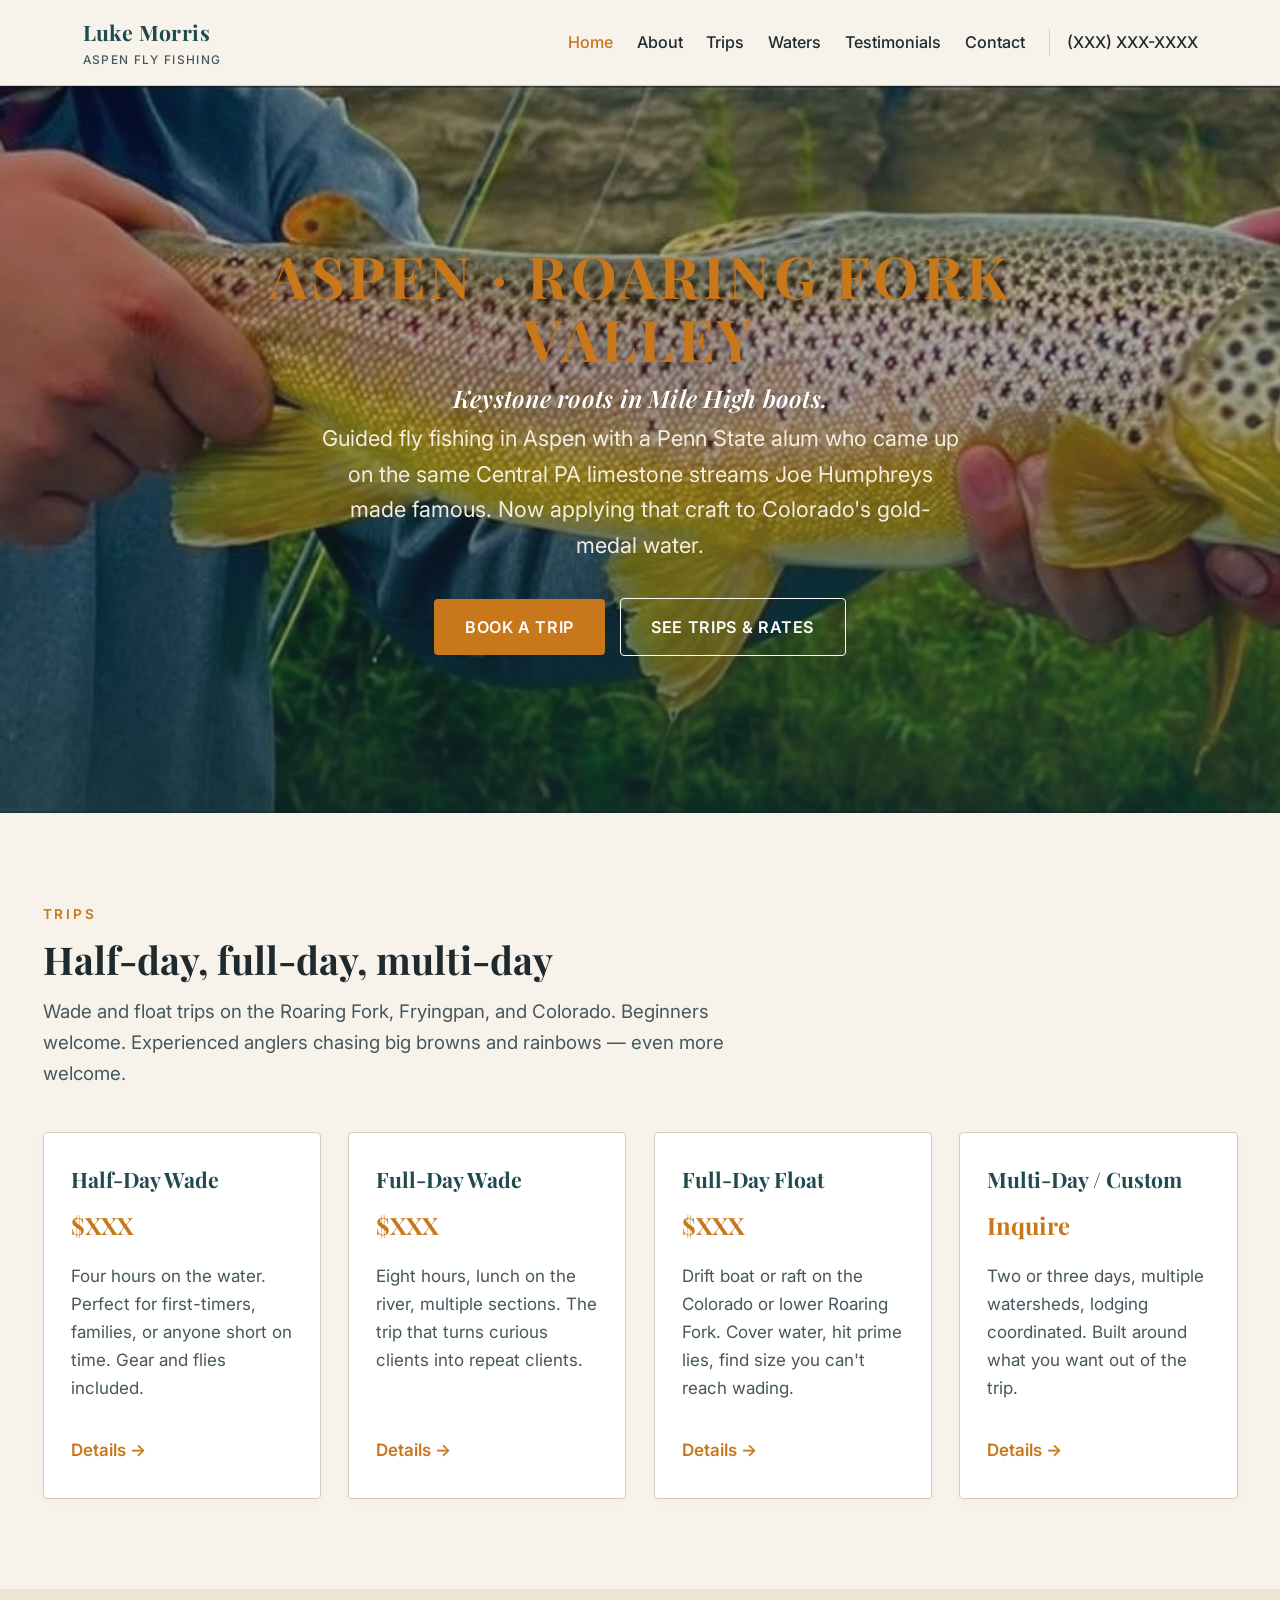
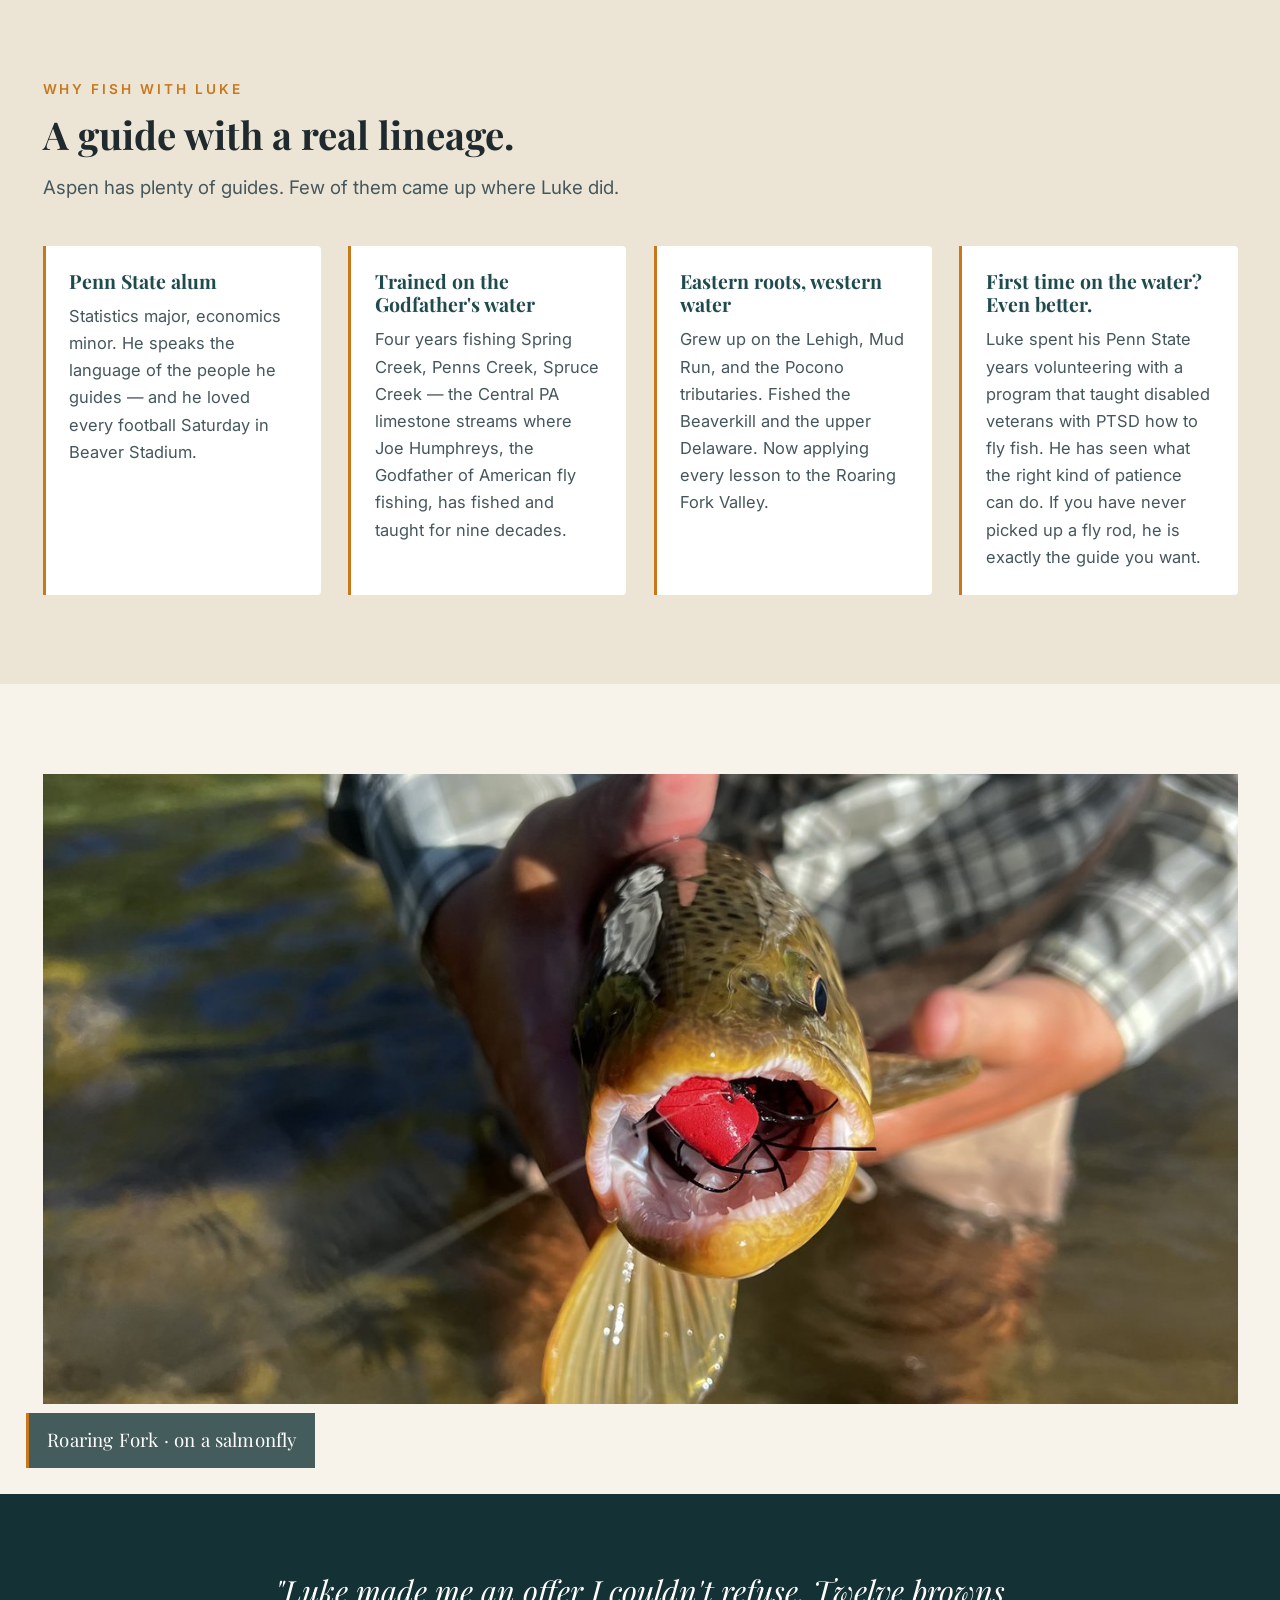
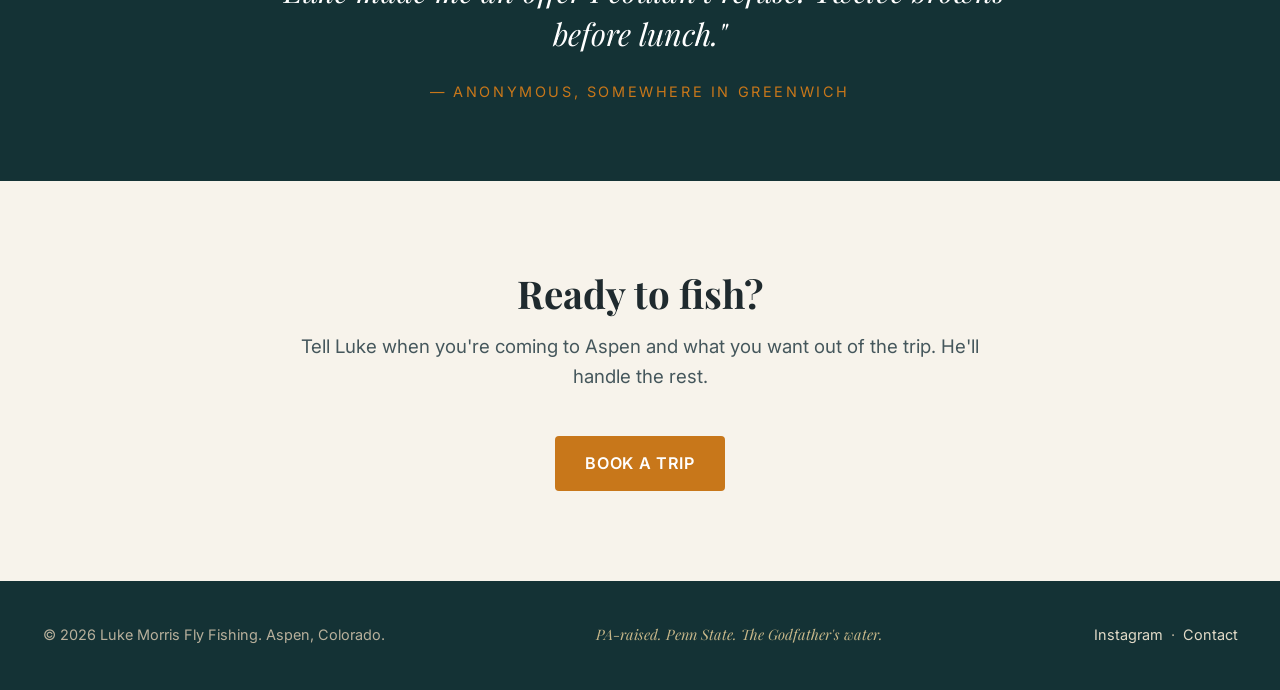
<file: index.html>
<!doctype html>
<html lang="en">
<head>
<meta charset="utf-8">
<meta name="viewport" content="width=device-width,initial-scale=1">
<title>Luke Morris Fly Fishing — Aspen, Colorado</title>
<meta name="description" content="Aspen fly fishing guide Luke Morris — Pennsylvania roots, Penn State alum, Rocky Mountain water. Guided wade and float trips on the Roaring Fork and Colorado's gold-medal rivers.">
<link rel="preconnect" href="https://fonts.googleapis.com">
<link rel="preconnect" href="https://fonts.gstatic.com" crossorigin>
<link href="https://fonts.googleapis.com/css2?family=Playfair+Display:wght@600;700&family=Inter:wght@400;500;600;700&display=swap" rel="stylesheet">
<link rel="stylesheet" href="css/styles.css?v=20260514a">
</head>
<body>

<header class="site-header">
  <div class="nav-wrap">
    <div class="brand">
      <a href="index.html">Luke Morris<small>Aspen Fly Fishing</small></a>
    </div>
    <button class="nav-toggle" aria-label="Open menu" aria-expanded="false">☰</button>
    <nav class="nav-main">
      <a href="index.html" class="active">Home</a>
      <a href="about.html">About</a>
      <a href="trips.html">Trips</a>
      <a href="waters.html">Waters</a>
      <a href="testimonials.html">Testimonials</a>
      <a href="contact.html">Contact</a>
      <a href="tel:+10000000000" class="nav-phone">(XXX) XXX-XXXX</a>
    </nav>
  </div>
</header>

<section class="hero" style="background-image:url('images/hero/home-hero.jpg');">
  <div class="hero-inner">
    <div class="eyebrow">Aspen · Roaring Fork Valley</div>
    <h1>Keystone roots in Mile High boots.</h1>
    <p class="lede">Guided fly fishing in Aspen with a Penn State alum who came up on the same Central PA limestone streams Joe Humphreys made famous. Now applying that craft to Colorado's gold-medal water.</p>
    <a href="contact.html" class="btn">Book a trip</a>
    &nbsp;
    <a href="trips.html" class="btn btn-ghost">See trips &amp; rates</a>
  </div>
</section>

<section>
  <div class="section-wrap">
    <div class="section-eyebrow">Trips</div>
    <h2 class="section-title">Half-day, full-day, multi-day</h2>
    <p class="section-lede">Wade and float trips on the Roaring Fork, Fryingpan, and Colorado. Beginners welcome. Experienced anglers chasing big browns and rainbows — even more welcome.</p>
    <div class="tiles">
      <div class="tile">
        <h3>Half-Day Wade</h3>
        <div class="price">$XXX</div>
        <p>Four hours on the water. Perfect for first-timers, families, or anyone short on time. Gear and flies included.</p>
        <div class="tile-cta"><a href="trips.html#half-day">Details &rarr;</a></div>
      </div>
      <div class="tile">
        <h3>Full-Day Wade</h3>
        <div class="price">$XXX</div>
        <p>Eight hours, lunch on the river, multiple sections. The trip that turns curious clients into repeat clients.</p>
        <div class="tile-cta"><a href="trips.html#full-day">Details &rarr;</a></div>
      </div>
      <div class="tile">
        <h3>Full-Day Float</h3>
        <div class="price">$XXX</div>
        <p>Drift boat or raft on the Colorado or lower Roaring Fork. Cover water, hit prime lies, find size you can't reach wading.</p>
        <div class="tile-cta"><a href="trips.html#float">Details &rarr;</a></div>
      </div>
      <div class="tile">
        <h3>Multi-Day / Custom</h3>
        <div class="price">Inquire</div>
        <p>Two or three days, multiple watersheds, lodging coordinated. Built around what you want out of the trip.</p>
        <div class="tile-cta"><a href="trips.html#multi-day">Details &rarr;</a></div>
      </div>
    </div>
  </div>
</section>

<section class="bg-alt">
  <div class="section-wrap">
    <div class="section-eyebrow">Why fish with Luke</div>
    <h2 class="section-title">A guide with a real lineage.</h2>
    <p class="section-lede">Aspen has plenty of guides. Few of them came up where Luke did.</p>
    <div class="reasons">
      <div class="reason">
        <h3>Penn State alum</h3>
        <p>Statistics major, economics minor. He speaks the language of the people he guides — and he loved every football Saturday in Beaver Stadium.</p>
      </div>
      <div class="reason">
        <h3>Trained on the Godfather's water</h3>
        <p>Four years fishing Spring Creek, Penns Creek, Spruce Creek — the Central PA limestone streams where Joe Humphreys, the Godfather of American fly fishing, has fished and taught for nine decades.</p>
      </div>
      <div class="reason">
        <h3>Eastern roots, western water</h3>
        <p>Grew up on the Lehigh, Mud Run, and the Pocono tributaries. Fished the Beaverkill and the upper Delaware. Now applying every lesson to the Roaring Fork Valley.</p>
      </div>
      <div class="reason">
        <h3>First time on the water? Even better.</h3>
        <p>Luke spent his Penn State years volunteering with a program that taught disabled veterans with PTSD how to fly fish. He has seen what the right kind of patience can do. If you have never picked up a fly rod, he is exactly the guide you want.</p>
      </div>
    </div>
  </div>
</section>

<section class="full-photo">
  <img src="images/luke/trout-stonefly-eat.jpg" alt="Wild trout taking a red salmonfly pattern on a Colorado stream — guided by Luke Morris">
  <div class="full-photo-caption">Roaring Fork &middot; on a salmonfly</div>
</section>
<section class="pullquote">
  <blockquote>
    "Luke made me an offer I couldn't refuse. Twelve browns before lunch."
  </blockquote>
  <cite>— Anonymous, somewhere in Greenwich</cite>
</section>

<section>
  <div class="section-wrap" style="text-align:center;">
    <h2 class="section-title">Ready to fish?</h2>
    <p class="section-lede" style="margin-left:auto;margin-right:auto;">Tell Luke when you're coming to Aspen and what you want out of the trip. He'll handle the rest.</p>
    <a href="contact.html" class="btn">Book a trip</a>
  </div>
</section>

<footer class="site-footer">
  <div class="footer-wrap">
    <div>&copy; <span id="yr"></span> Luke Morris Fly Fishing. Aspen, Colorado.</div>
    <div class="footer-tag">PA-raised. Penn State. The Godfather's water.</div>
    <div><a href="https://instagram.com/lukemorrisflyfishing">Instagram</a> &nbsp;·&nbsp; <a href="contact.html">Contact</a></div>
  </div>
  <script>document.getElementById("yr").textContent = new Date().getFullYear();</script>
</footer>

<script src="js/nav.js"></script>
</body>
</html>
</file>
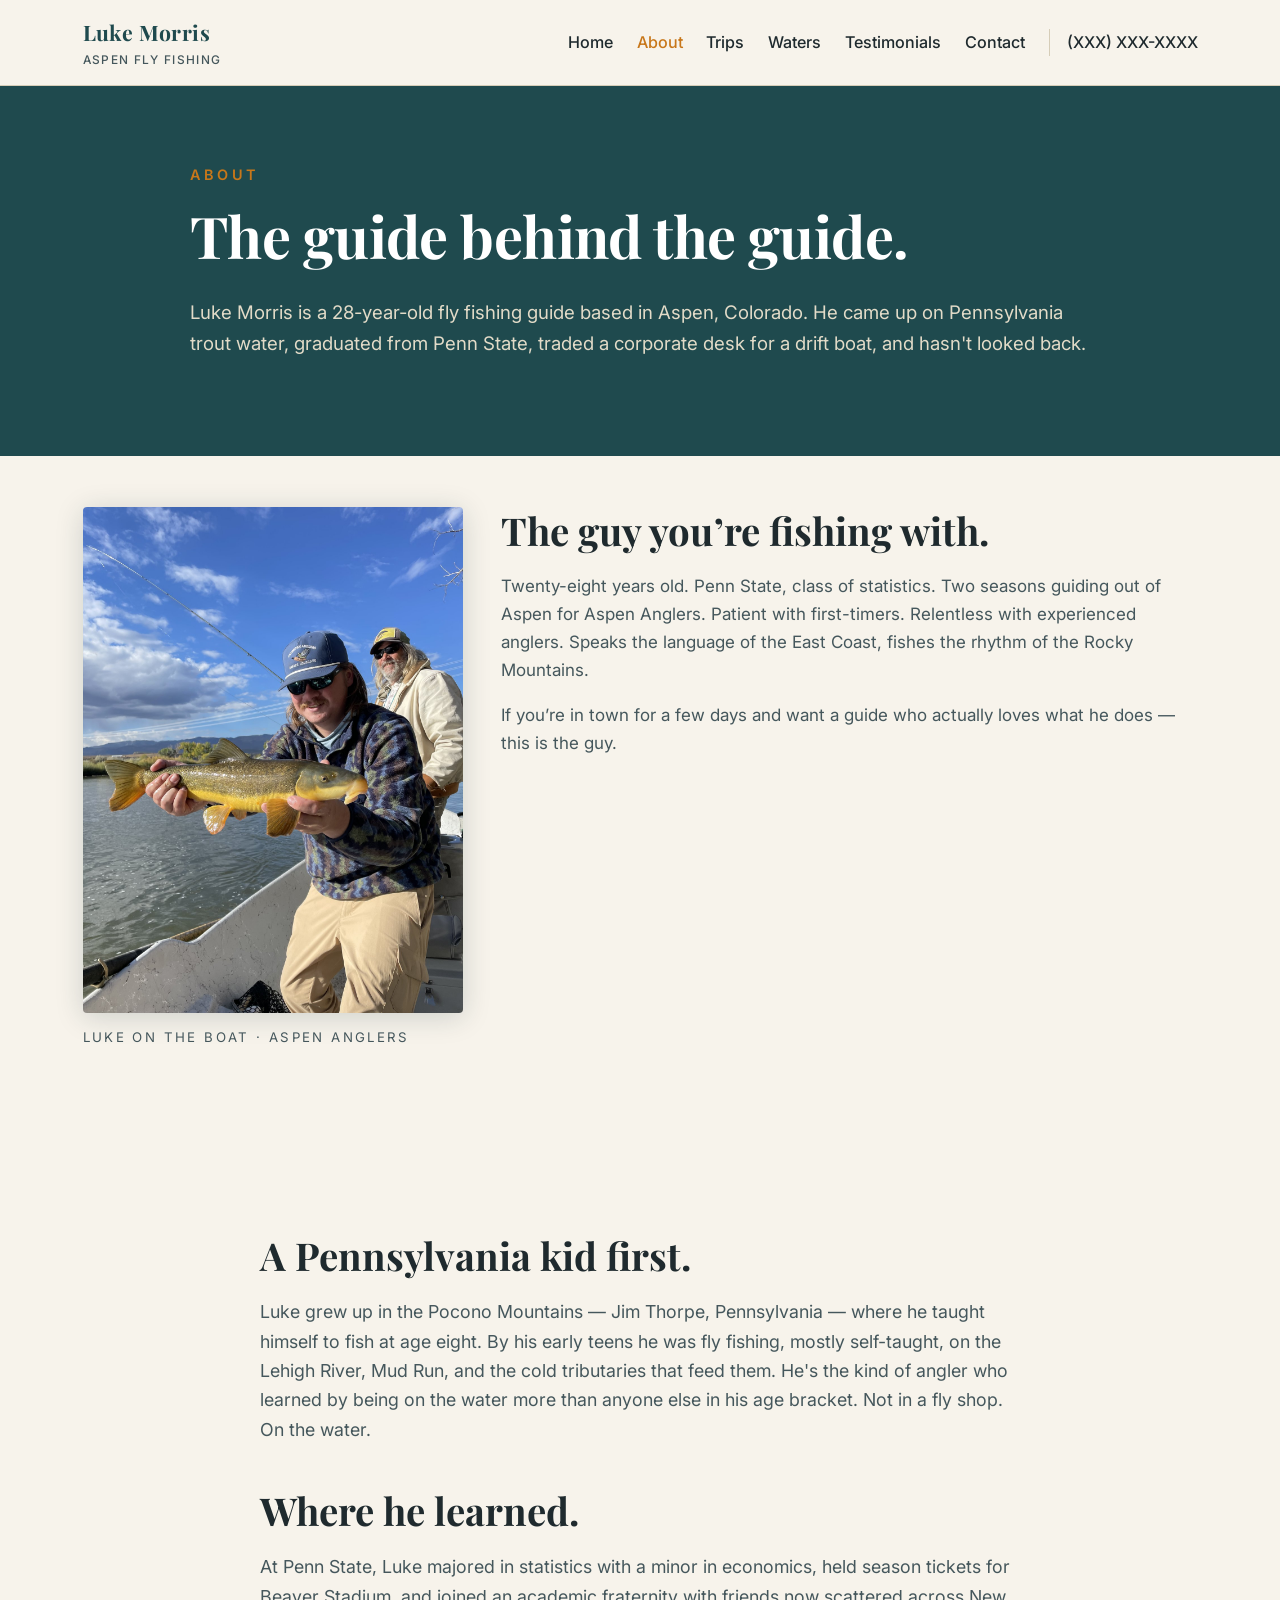
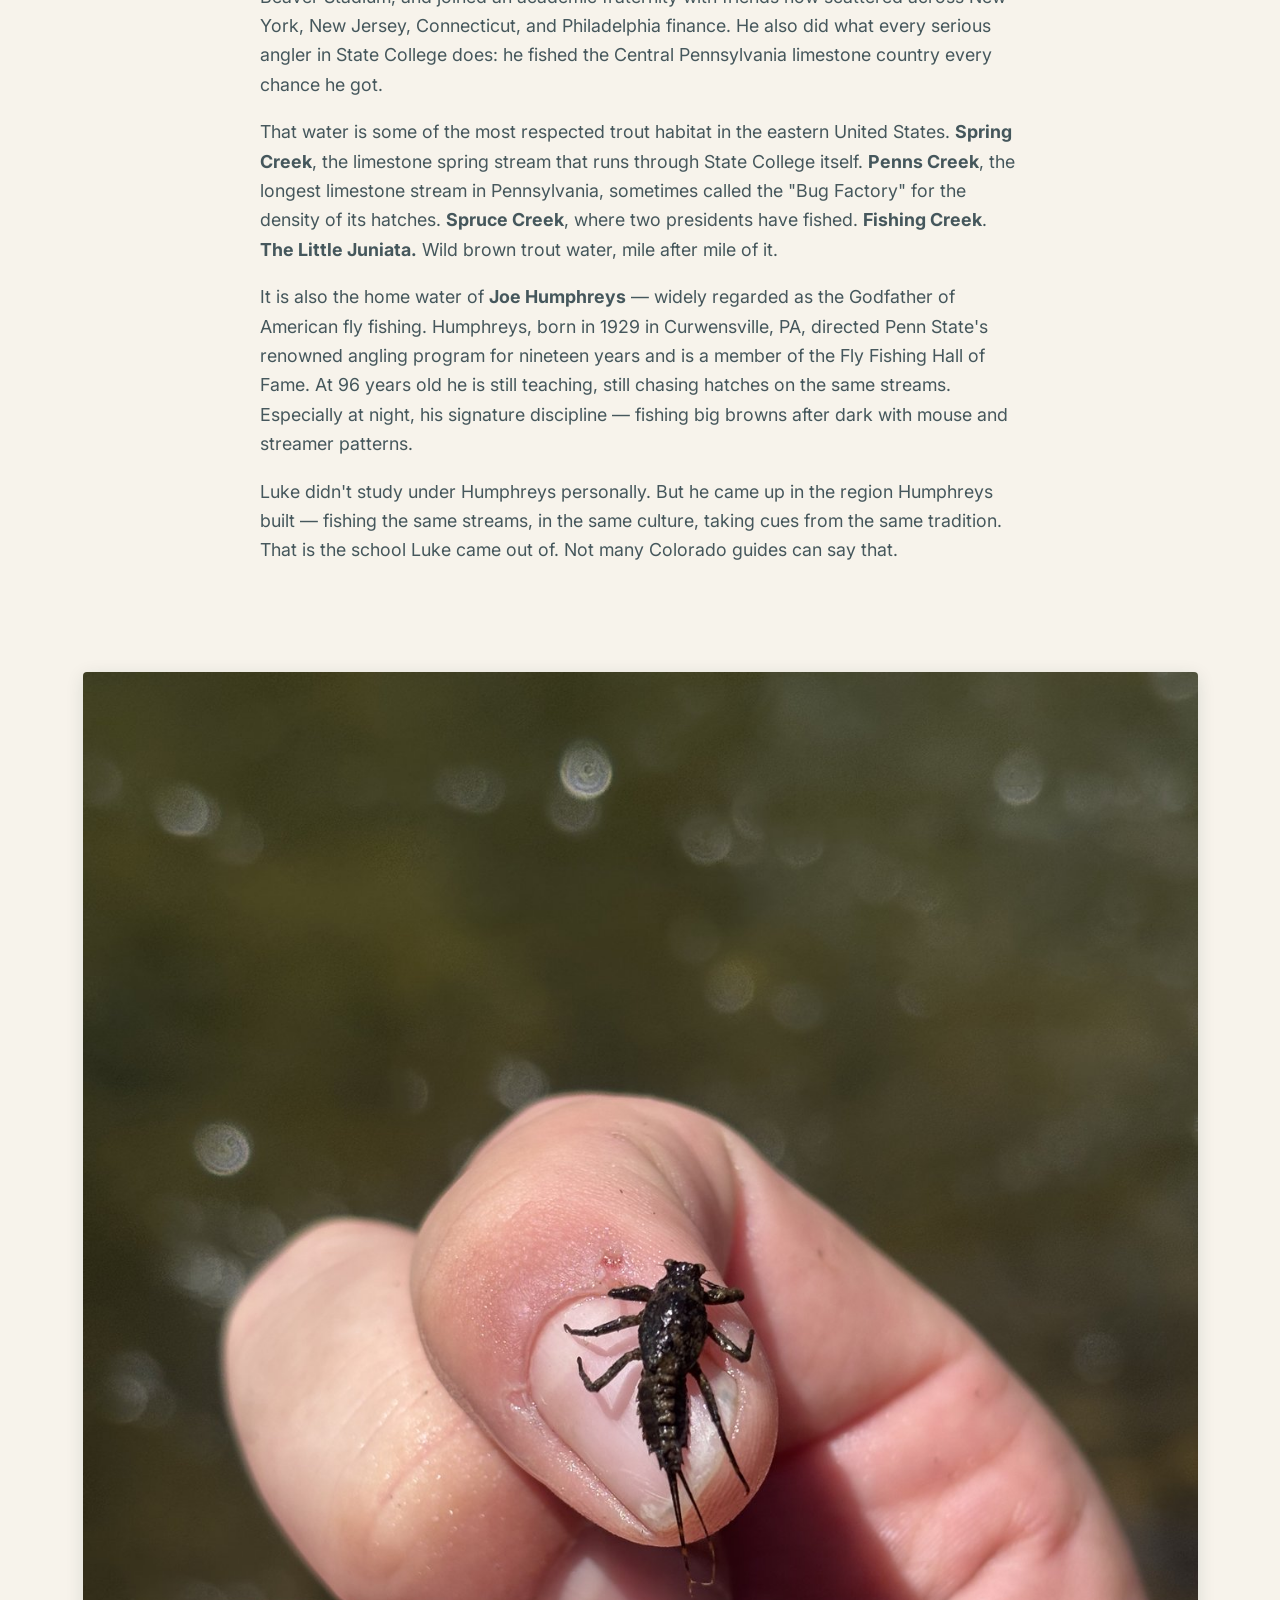
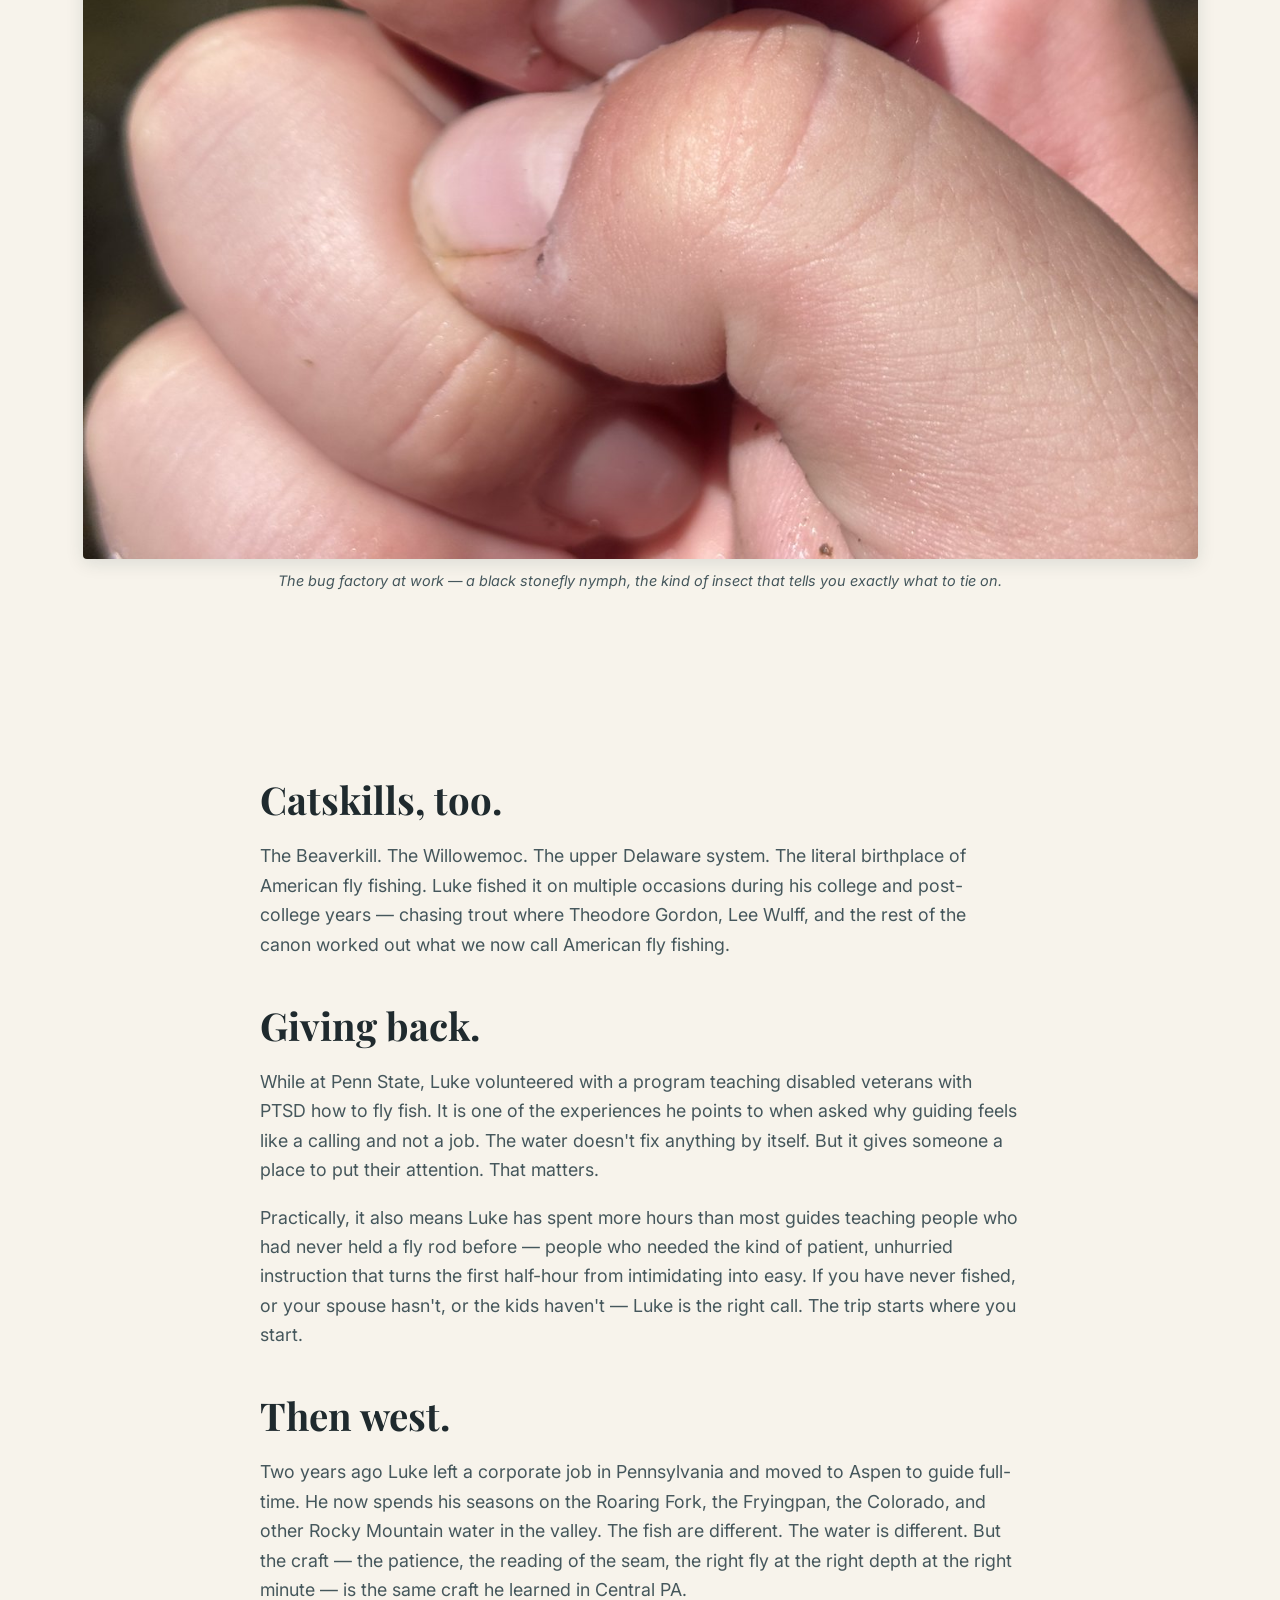
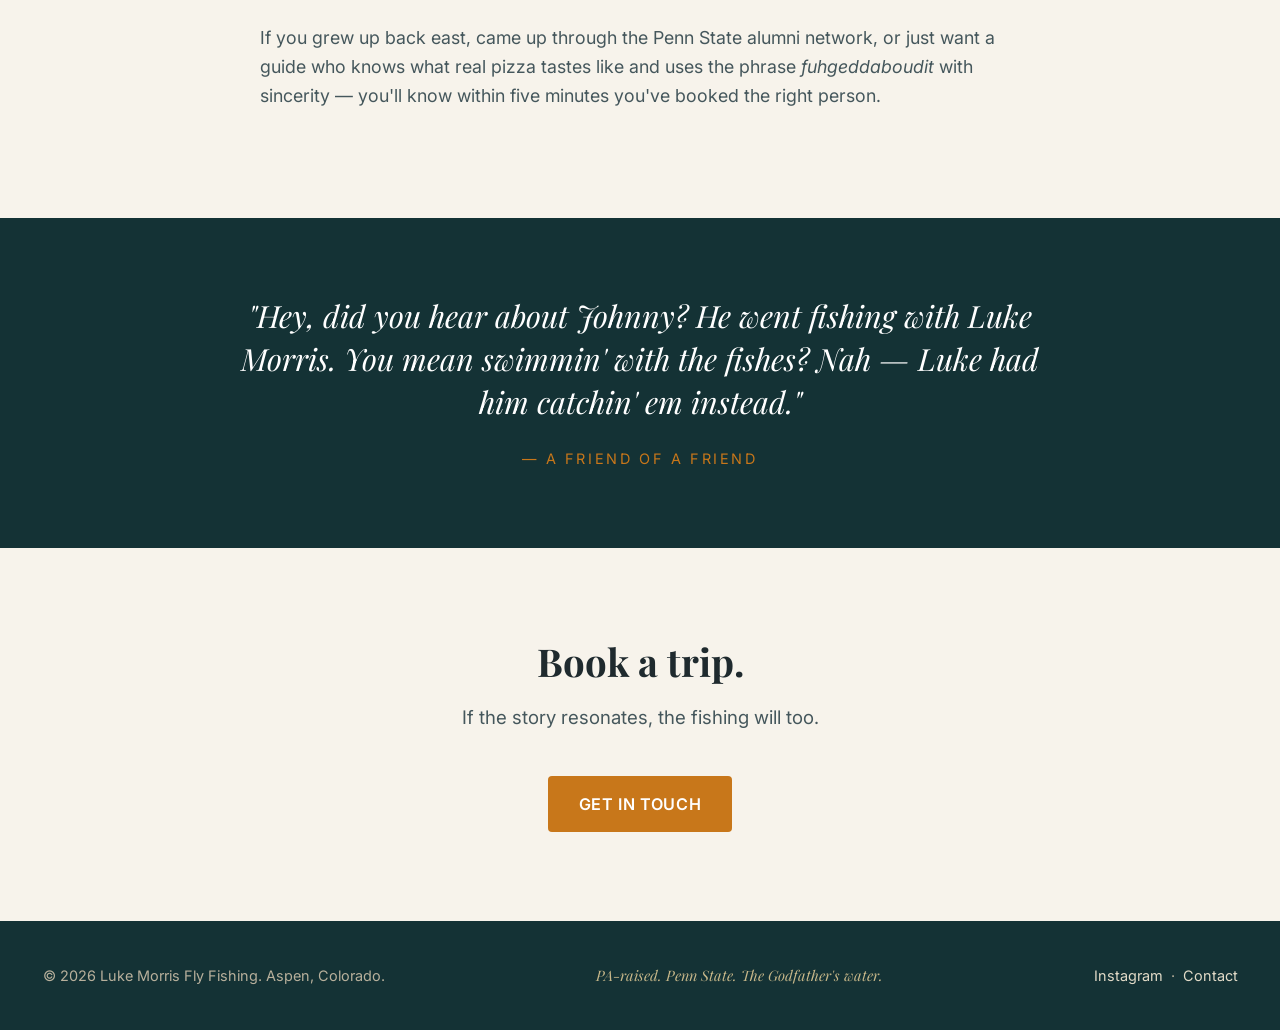
<file: about.html>
<!doctype html>
<html lang="en">
<head>
<meta charset="utf-8">
<meta name="viewport" content="width=device-width,initial-scale=1">
<title>About Luke — Luke Morris Fly Fishing</title>
<meta name="description" content="Luke Morris — Penn State alum, Pennsylvania-raised fly fisherman, full-time guide in Aspen, Colorado. The story behind the guide.">
<link rel="preconnect" href="https://fonts.googleapis.com">
<link rel="preconnect" href="https://fonts.gstatic.com" crossorigin>
<link href="https://fonts.googleapis.com/css2?family=Playfair+Display:wght@600;700&family=Inter:wght@400;500;600;700&display=swap" rel="stylesheet">
<link rel="stylesheet" href="css/styles.css?v=20260514a">
</head>
<body>

<header class="site-header">
  <div class="nav-wrap">
    <div class="brand"><a href="index.html">Luke Morris<small>Aspen Fly Fishing</small></a></div>
    <button class="nav-toggle" aria-label="Open menu" aria-expanded="false">☰</button>
    <nav class="nav-main">
      <a href="index.html">Home</a>
      <a href="about.html" class="active">About</a>
      <a href="trips.html">Trips</a>
      <a href="waters.html">Waters</a>
      <a href="testimonials.html">Testimonials</a>
      <a href="contact.html">Contact</a>
      <a href="tel:+10000000000" class="nav-phone">(XXX) XXX-XXXX</a>
    </nav>
  </div>
</header>

<section class="page-intro">
  <div class="section-wrap">
    <div class="eyebrow">About</div>
    <h1>The guide behind the guide.</h1>
    <p>Luke Morris is a 28-year-old fly fishing guide based in Aspen, Colorado. He came up on Pennsylvania trout water, graduated from Penn State, traded a corporate desk for a drift boat, and hasn't looked back.</p>
  </div>
</section>

<section class="portrait-block">
  <div>
    <img src="images/luke/luke-portrait.jpg" alt="Luke Morris on a drift boat in Colorado, wearing his Aspen Anglers cap">
    <div class="portrait-caption">Luke on the boat &middot; Aspen Anglers</div>
  </div>
  <div class="portrait-text">
    <h2>The guy you&rsquo;re fishing with.</h2>
    <p>Twenty-eight years old. Penn State, class of statistics. Two seasons guiding out of Aspen for Aspen Anglers. Patient with first-timers. Relentless with experienced anglers. Speaks the language of the East Coast, fishes the rhythm of the Rocky Mountains.</p>
    <p>If you&rsquo;re in town for a few days and want a guide who actually loves what he does &mdash; this is the guy.</p>
  </div>
</section>

<section>
  <div class="prose">
    <h2>A Pennsylvania kid first.</h2>
    <p>Luke grew up in the Pocono Mountains — Jim Thorpe, Pennsylvania — where he taught himself to fish at age eight. By his early teens he was fly fishing, mostly self-taught, on the Lehigh River, Mud Run, and the cold tributaries that feed them. He's the kind of angler who learned by being on the water more than anyone else in his age bracket. Not in a fly shop. On the water.</p>

    <h2>Where he learned.</h2>
    <p>At Penn State, Luke majored in statistics with a minor in economics, held season tickets for Beaver Stadium, and joined an academic fraternity with friends now scattered across New York, New Jersey, Connecticut, and Philadelphia finance. He also did what every serious angler in State College does: he fished the Central Pennsylvania limestone country every chance he got.</p>

    <p>That water is some of the most respected trout habitat in the eastern United States. <strong>Spring Creek</strong>, the limestone spring stream that runs through State College itself. <strong>Penns Creek</strong>, the longest limestone stream in Pennsylvania, sometimes called the "Bug Factory" for the density of its hatches. <strong>Spruce Creek</strong>, where two presidents have fished. <strong>Fishing Creek</strong>. <strong>The Little Juniata.</strong> Wild brown trout water, mile after mile of it.</p>

    <p>It is also the home water of <strong>Joe Humphreys</strong> — widely regarded as the Godfather of American fly fishing. Humphreys, born in 1929 in Curwensville, PA, directed Penn State's renowned angling program for nineteen years and is a member of the Fly Fishing Hall of Fame. At 96 years old he is still teaching, still chasing hatches on the same streams. Especially at night, his signature discipline — fishing big browns after dark with mouse and streamer patterns.</p>

    <p>Luke didn't study under Humphreys personally. But he came up in the region Humphreys built — fishing the same streams, in the same culture, taking cues from the same tradition. That is the school Luke came out of. Not many Colorado guides can say that.</p>

    </div>
</section>

<section class="accent-photo">
  <figure>
    <img src="images/luke/stonefly-nymph.jpg" alt="A black stonefly nymph perched on a finger — the kind of bug Luke reads water for">
    <figcaption>The bug factory at work &mdash; a black stonefly nymph, the kind of insect that tells you exactly what to tie on.</figcaption>
  </figure>
</section>

<section>
  <div class="prose">
    <h2>Catskills, too.</h2>
    <p>The Beaverkill. The Willowemoc. The upper Delaware system. The literal birthplace of American fly fishing. Luke fished it on multiple occasions during his college and post-college years — chasing trout where Theodore Gordon, Lee Wulff, and the rest of the canon worked out what we now call American fly fishing.</p>

    <h2>Giving back.</h2>
    <p>While at Penn State, Luke volunteered with a program teaching disabled veterans with PTSD how to fly fish. It is one of the experiences he points to when asked why guiding feels like a calling and not a job. The water doesn't fix anything by itself. But it gives someone a place to put their attention. That matters.</p>

    <p>Practically, it also means Luke has spent more hours than most guides teaching people who had never held a fly rod before — people who needed the kind of patient, unhurried instruction that turns the first half-hour from intimidating into easy. If you have never fished, or your spouse hasn't, or the kids haven't — Luke is the right call. The trip starts where you start.</p>

    <h2>Then west.</h2>
    <p>Two years ago Luke left a corporate job in Pennsylvania and moved to Aspen to guide full-time. He now spends his seasons on the Roaring Fork, the Fryingpan, the Colorado, and other Rocky Mountain water in the valley. The fish are different. The water is different. But the craft — the patience, the reading of the seam, the right fly at the right depth at the right minute — is the same craft he learned in Central PA.</p>

    <p>If you grew up back east, came up through the Penn State alumni network, or just want a guide who knows what real pizza tastes like and uses the phrase <em>fuhgeddaboudit</em> with sincerity — you'll know within five minutes you've booked the right person.</p>
  </div>
</section>

<section class="pullquote">
  <blockquote>"Hey, did you hear about Johnny? He went fishing with Luke Morris. You mean swimmin' with the fishes? Nah — Luke had him catchin' em instead."</blockquote>
  <cite>— A friend of a friend</cite>
</section>

<section>
  <div class="section-wrap" style="text-align:center;">
    <h2>Book a trip.</h2>
    <p class="section-lede" style="margin-left:auto;margin-right:auto;">If the story resonates, the fishing will too.</p>
    <a href="contact.html" class="btn">Get in touch</a>
  </div>
</section>

<footer class="site-footer">
  <div class="footer-wrap">
    <div>&copy; <span id="yr"></span> Luke Morris Fly Fishing. Aspen, Colorado.</div>
    <div class="footer-tag">PA-raised. Penn State. The Godfather's water.</div>
    <div><a href="https://instagram.com/lukemorrisflyfishing">Instagram</a> &nbsp;·&nbsp; <a href="contact.html">Contact</a></div>
  </div>
  <script>document.getElementById("yr").textContent = new Date().getFullYear();</script>
</footer>

<script src="js/nav.js"></script>
</body>
</html>
</file>
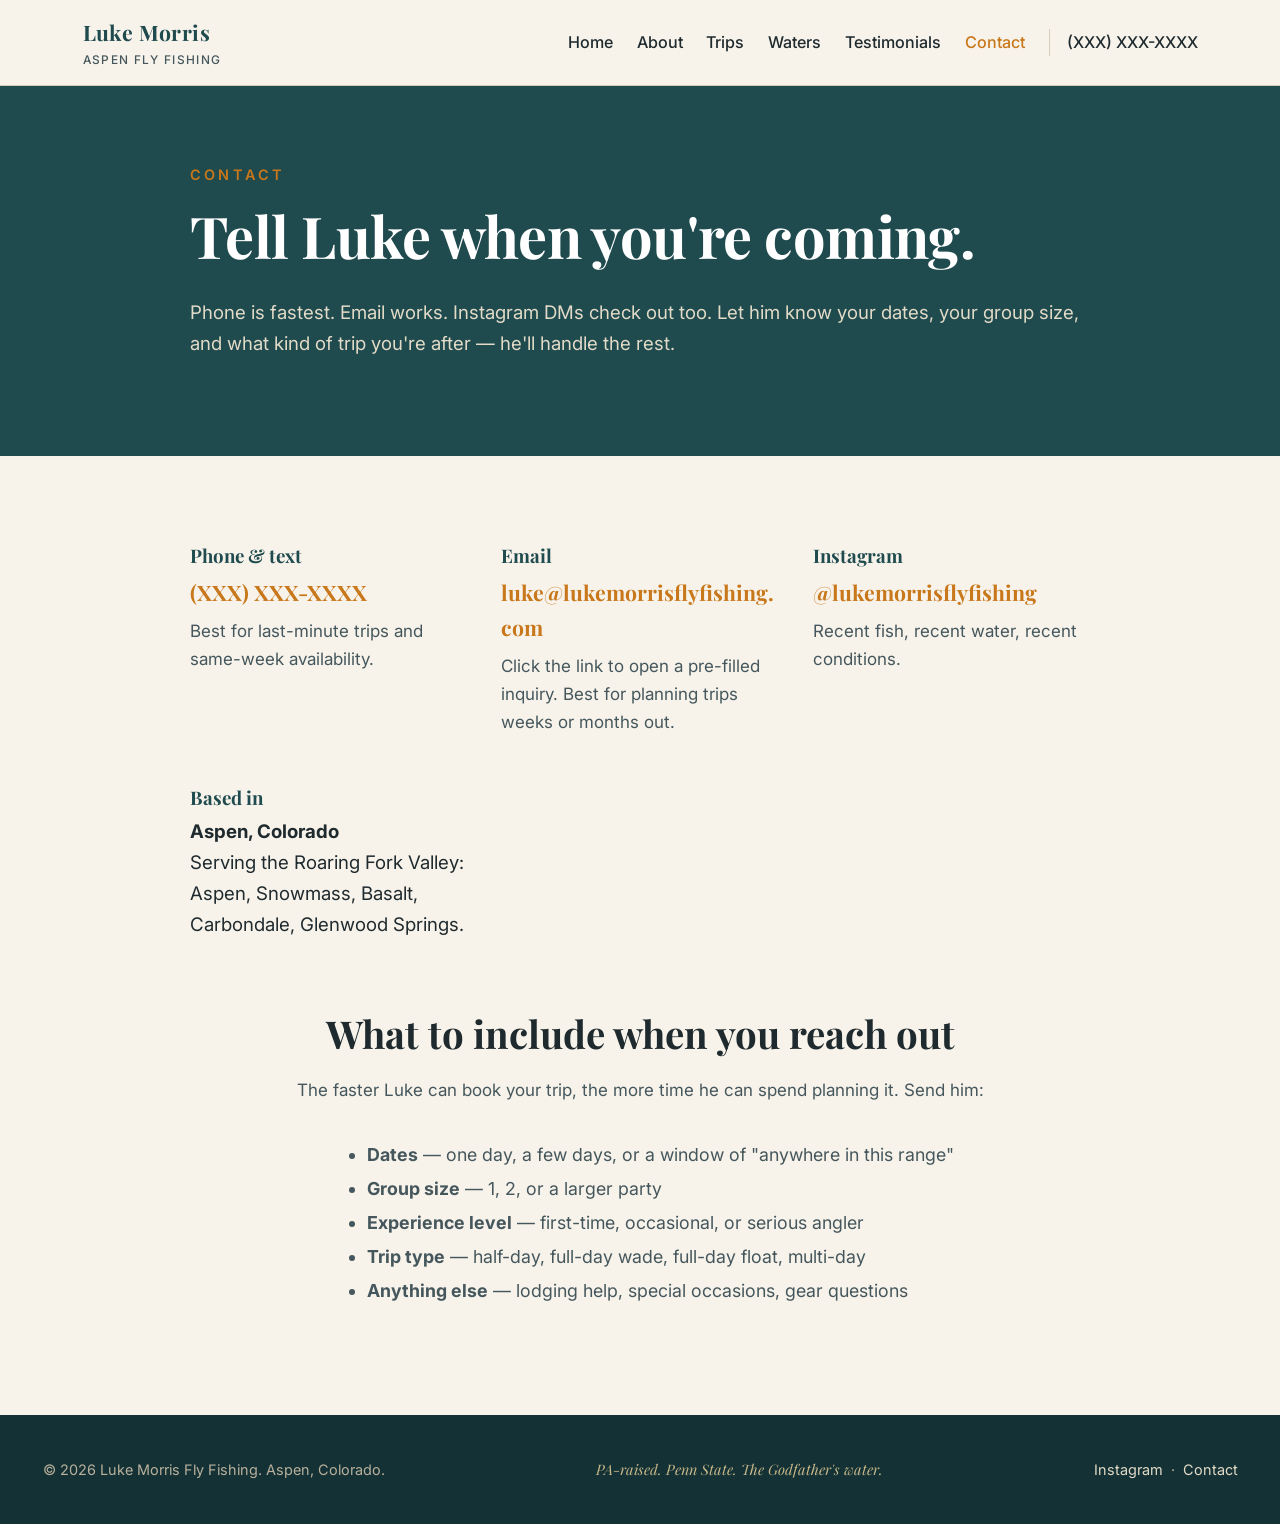
<file: contact.html>
<!doctype html>
<html lang="en">
<head>
<meta charset="utf-8">
<meta name="viewport" content="width=device-width,initial-scale=1">
<title>Contact — Luke Morris Fly Fishing</title>
<meta name="description" content="Book a guided fly fishing trip with Luke Morris in Aspen, Colorado. Phone, email, Instagram.">
<link rel="preconnect" href="https://fonts.googleapis.com">
<link rel="preconnect" href="https://fonts.gstatic.com" crossorigin>
<link href="https://fonts.googleapis.com/css2?family=Playfair+Display:wght@600;700&family=Inter:wght@400;500;600;700&display=swap" rel="stylesheet">
<link rel="stylesheet" href="css/styles.css?v=20260514a">
</head>
<body>

<header class="site-header">
  <div class="nav-wrap">
    <div class="brand"><a href="index.html">Luke Morris<small>Aspen Fly Fishing</small></a></div>
    <button class="nav-toggle" aria-label="Open menu" aria-expanded="false">☰</button>
    <nav class="nav-main">
      <a href="index.html">Home</a>
      <a href="about.html">About</a>
      <a href="trips.html">Trips</a>
      <a href="waters.html">Waters</a>
      <a href="testimonials.html">Testimonials</a>
      <a href="contact.html" class="active">Contact</a>
      <a href="tel:+10000000000" class="nav-phone">(XXX) XXX-XXXX</a>
    </nav>
  </div>
</header>

<section class="page-intro">
  <div class="section-wrap">
    <div class="eyebrow">Contact</div>
    <h1>Tell Luke when you're coming.</h1>
    <p>Phone is fastest. Email works. Instagram DMs check out too. Let him know your dates, your group size, and what kind of trip you're after — he'll handle the rest.</p>
  </div>
</section>

<section>
  <div class="section-wrap">
    <div class="contact-grid">

      <div class="contact-block">
        <h3>Phone &amp; text</h3>
        <a class="big" href="tel:+10000000000">(XXX) XXX-XXXX</a>
        <p>Best for last-minute trips and same-week availability.</p>
      </div>

      <div class="contact-block">
        <h3>Email</h3>
        <a class="big" href="mailto:luke@lukemorrisflyfishing.com?subject=Aspen%20fly%20fishing%20trip%20inquiry&amp;body=Dates%3A%0AGroup%20size%3A%0AExperience%20level%3A%0ATrip%20type%20(half-day%2C%20full-day%20wade%2C%20float%2C%20multi-day)%3A%0AAnything%20else%20Luke%20should%20know%3A">luke@lukemorrisflyfishing.com</a>
        <p>Click the link to open a pre-filled inquiry. Best for planning trips weeks or months out.</p>
      </div>

      <div class="contact-block">
        <h3>Instagram</h3>
        <a class="big" href="https://instagram.com/lukemorrisflyfishing">@lukemorrisflyfishing</a>
        <p>Recent fish, recent water, recent conditions.</p>
      </div>

      <div class="contact-block">
        <h3>Based in</h3>
        <p style="font-size:1.1rem;color:var(--color-ink);"><strong>Aspen, Colorado</strong><br>Serving the Roaring Fork Valley: Aspen, Snowmass, Basalt, Carbondale, Glenwood Springs.</p>
      </div>

    </div>

    <div style="max-width:760px;margin:3rem auto 0;text-align:center;">
      <h2>What to include when you reach out</h2>
      <p>The faster Luke can book your trip, the more time he can spend planning it. Send him:</p>
      <ul style="text-align:left;display:inline-block;color:var(--color-ink-soft);font-size:1.05rem;line-height:1.9;">
        <li><strong>Dates</strong> &mdash; one day, a few days, or a window of "anywhere in this range"</li>
        <li><strong>Group size</strong> &mdash; 1, 2, or a larger party</li>
        <li><strong>Experience level</strong> &mdash; first-time, occasional, or serious angler</li>
        <li><strong>Trip type</strong> &mdash; half-day, full-day wade, full-day float, multi-day</li>
        <li><strong>Anything else</strong> &mdash; lodging help, special occasions, gear questions</li>
      </ul>
    </div>
  </div>
</section>

<footer class="site-footer">
  <div class="footer-wrap">
    <div>&copy; <span id="yr"></span> Luke Morris Fly Fishing. Aspen, Colorado.</div>
    <div class="footer-tag">PA-raised. Penn State. The Godfather's water.</div>
    <div><a href="https://instagram.com/lukemorrisflyfishing">Instagram</a> &nbsp;·&nbsp; <a href="contact.html">Contact</a></div>
  </div>
  <script>document.getElementById("yr").textContent = new Date().getFullYear();</script>
</footer>

<script src="js/nav.js"></script>
</body>
</html>
</file>
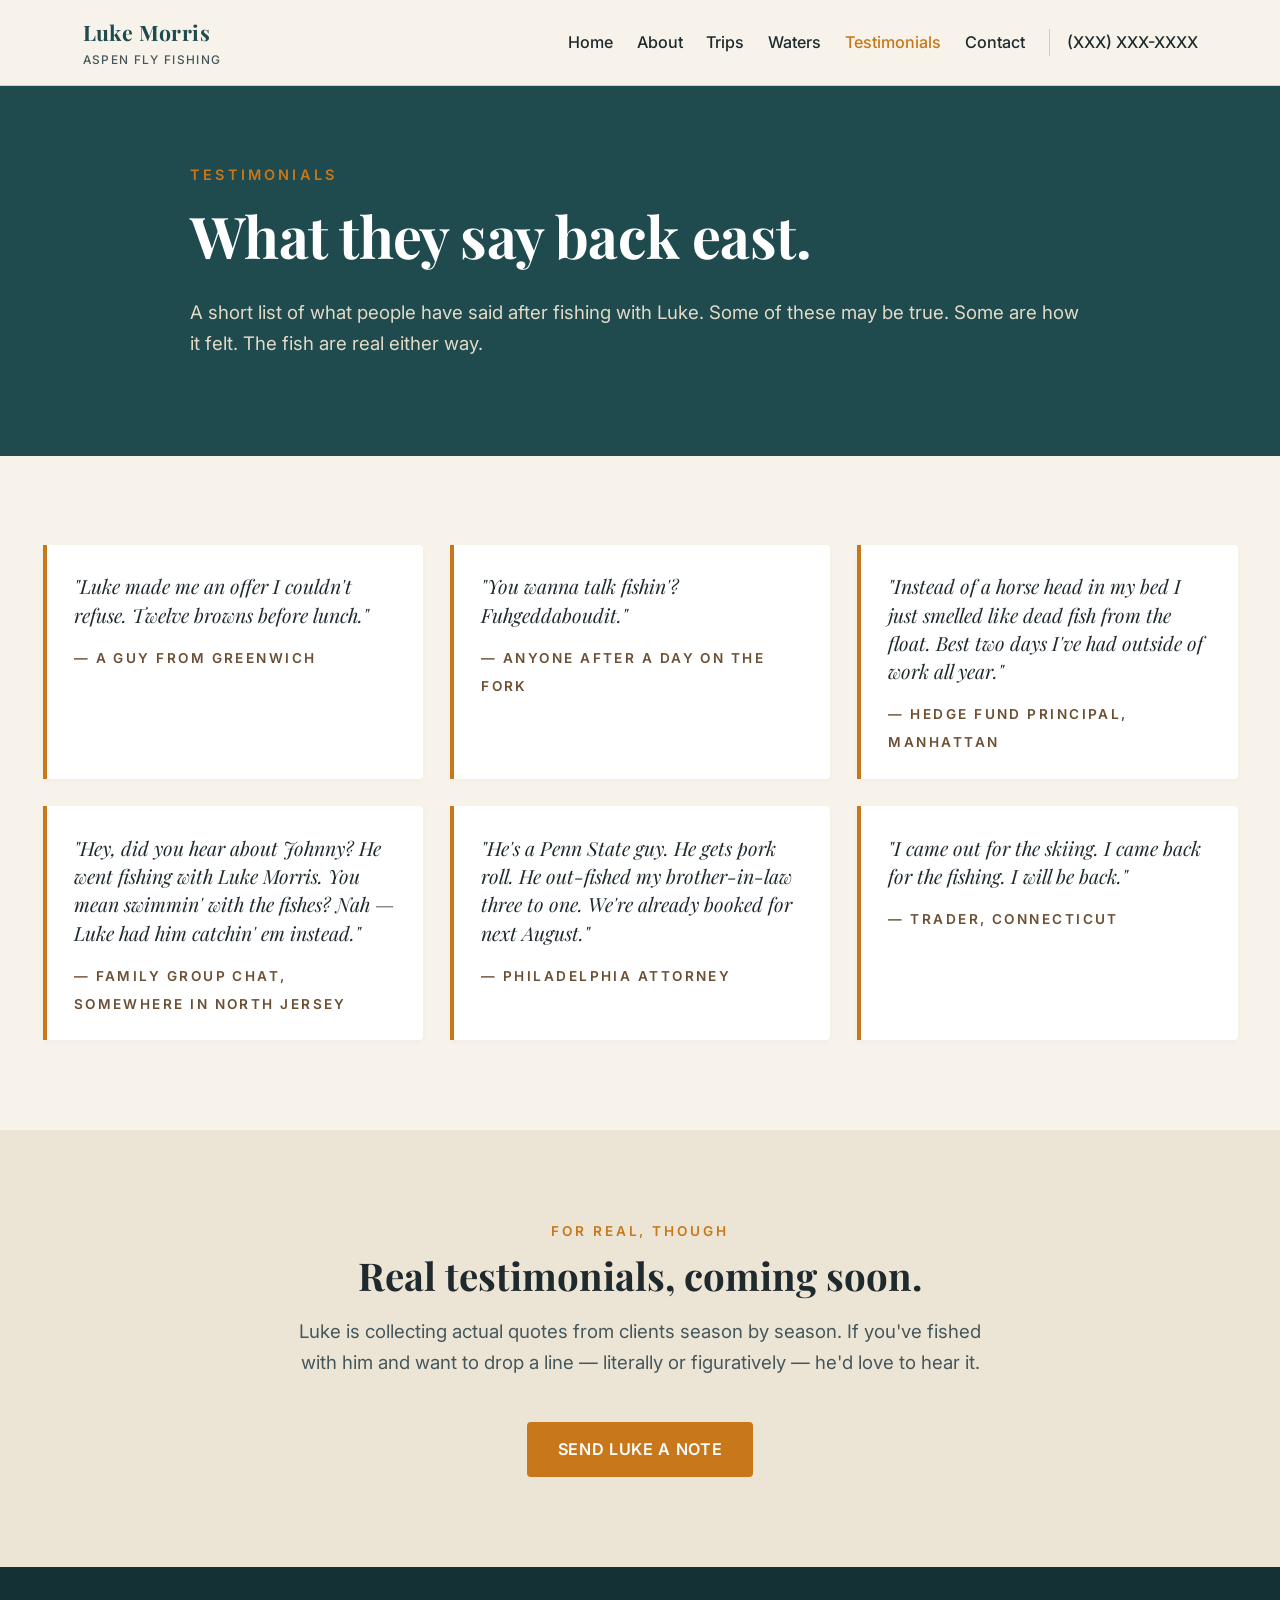
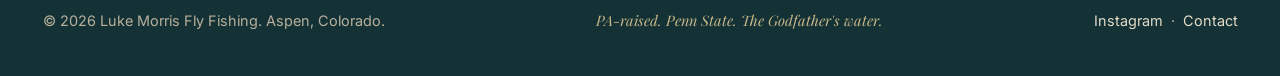
<file: testimonials.html>
<!doctype html>
<html lang="en">
<head>
<meta charset="utf-8">
<meta name="viewport" content="width=device-width,initial-scale=1">
<title>Testimonials — Luke Morris Fly Fishing</title>
<meta name="description" content="What clients have to say about fishing with Luke Morris in Aspen. (With a little East Coast humor.)">
<link rel="preconnect" href="https://fonts.googleapis.com">
<link rel="preconnect" href="https://fonts.gstatic.com" crossorigin>
<link href="https://fonts.googleapis.com/css2?family=Playfair+Display:wght@600;700&family=Inter:wght@400;500;600;700&display=swap" rel="stylesheet">
<link rel="stylesheet" href="css/styles.css?v=20260514a">
</head>
<body>

<header class="site-header">
  <div class="nav-wrap">
    <div class="brand"><a href="index.html">Luke Morris<small>Aspen Fly Fishing</small></a></div>
    <button class="nav-toggle" aria-label="Open menu" aria-expanded="false">☰</button>
    <nav class="nav-main">
      <a href="index.html">Home</a>
      <a href="about.html">About</a>
      <a href="trips.html">Trips</a>
      <a href="waters.html">Waters</a>
      <a href="testimonials.html" class="active">Testimonials</a>
      <a href="contact.html">Contact</a>
      <a href="tel:+10000000000" class="nav-phone">(XXX) XXX-XXXX</a>
    </nav>
  </div>
</header>

<section class="page-intro">
  <div class="section-wrap">
    <div class="eyebrow">Testimonials</div>
    <h1>What they say back east.</h1>
    <p>A short list of what people have said after fishing with Luke. Some of these may be true. Some are how it felt. The fish are real either way.</p>
  </div>
</section>

<section>
  <div class="section-wrap">
    <div class="quotes">

      <div class="quote">
        <blockquote>"Luke made me an offer I couldn't refuse. Twelve browns before lunch."</blockquote>
        <cite>— A guy from Greenwich</cite>
      </div>

      <div class="quote">
        <blockquote>"You wanna talk fishin'? Fuhgeddaboudit."</blockquote>
        <cite>— Anyone after a day on the Fork</cite>
      </div>

      <div class="quote">
        <blockquote>"Instead of a horse head in my bed I just smelled like dead fish from the float. Best two days I've had outside of work all year."</blockquote>
        <cite>— Hedge fund principal, Manhattan</cite>
      </div>

      <div class="quote">
        <blockquote>"Hey, did you hear about Johnny? He went fishing with Luke Morris. You mean swimmin' with the fishes? Nah — Luke had him catchin' em instead."</blockquote>
        <cite>— Family group chat, somewhere in North Jersey</cite>
      </div>

      <div class="quote">
        <blockquote>"He's a Penn State guy. He gets pork roll. He out-fished my brother-in-law three to one. We're already booked for next August."</blockquote>
        <cite>— Philadelphia attorney</cite>
      </div>

      <div class="quote">
        <blockquote>"I came out for the skiing. I came back for the fishing. I will be back."</blockquote>
        <cite>— Trader, Connecticut</cite>
      </div>

    </div>
  </div>
</section>

<section class="bg-alt">
  <div class="section-wrap" style="text-align:center;">
    <div class="section-eyebrow">For real, though</div>
    <h2>Real testimonials, coming soon.</h2>
    <p class="section-lede" style="margin-left:auto;margin-right:auto;">Luke is collecting actual quotes from clients season by season. If you've fished with him and want to drop a line — literally or figuratively — he'd love to hear it.</p>
    <a href="contact.html" class="btn">Send Luke a note</a>
  </div>
</section>

<footer class="site-footer">
  <div class="footer-wrap">
    <div>&copy; <span id="yr"></span> Luke Morris Fly Fishing. Aspen, Colorado.</div>
    <div class="footer-tag">PA-raised. Penn State. The Godfather's water.</div>
    <div><a href="https://instagram.com/lukemorrisflyfishing">Instagram</a> &nbsp;·&nbsp; <a href="contact.html">Contact</a></div>
  </div>
  <script>document.getElementById("yr").textContent = new Date().getFullYear();</script>
</footer>

<script src="js/nav.js"></script>
</body>
</html>
</file>
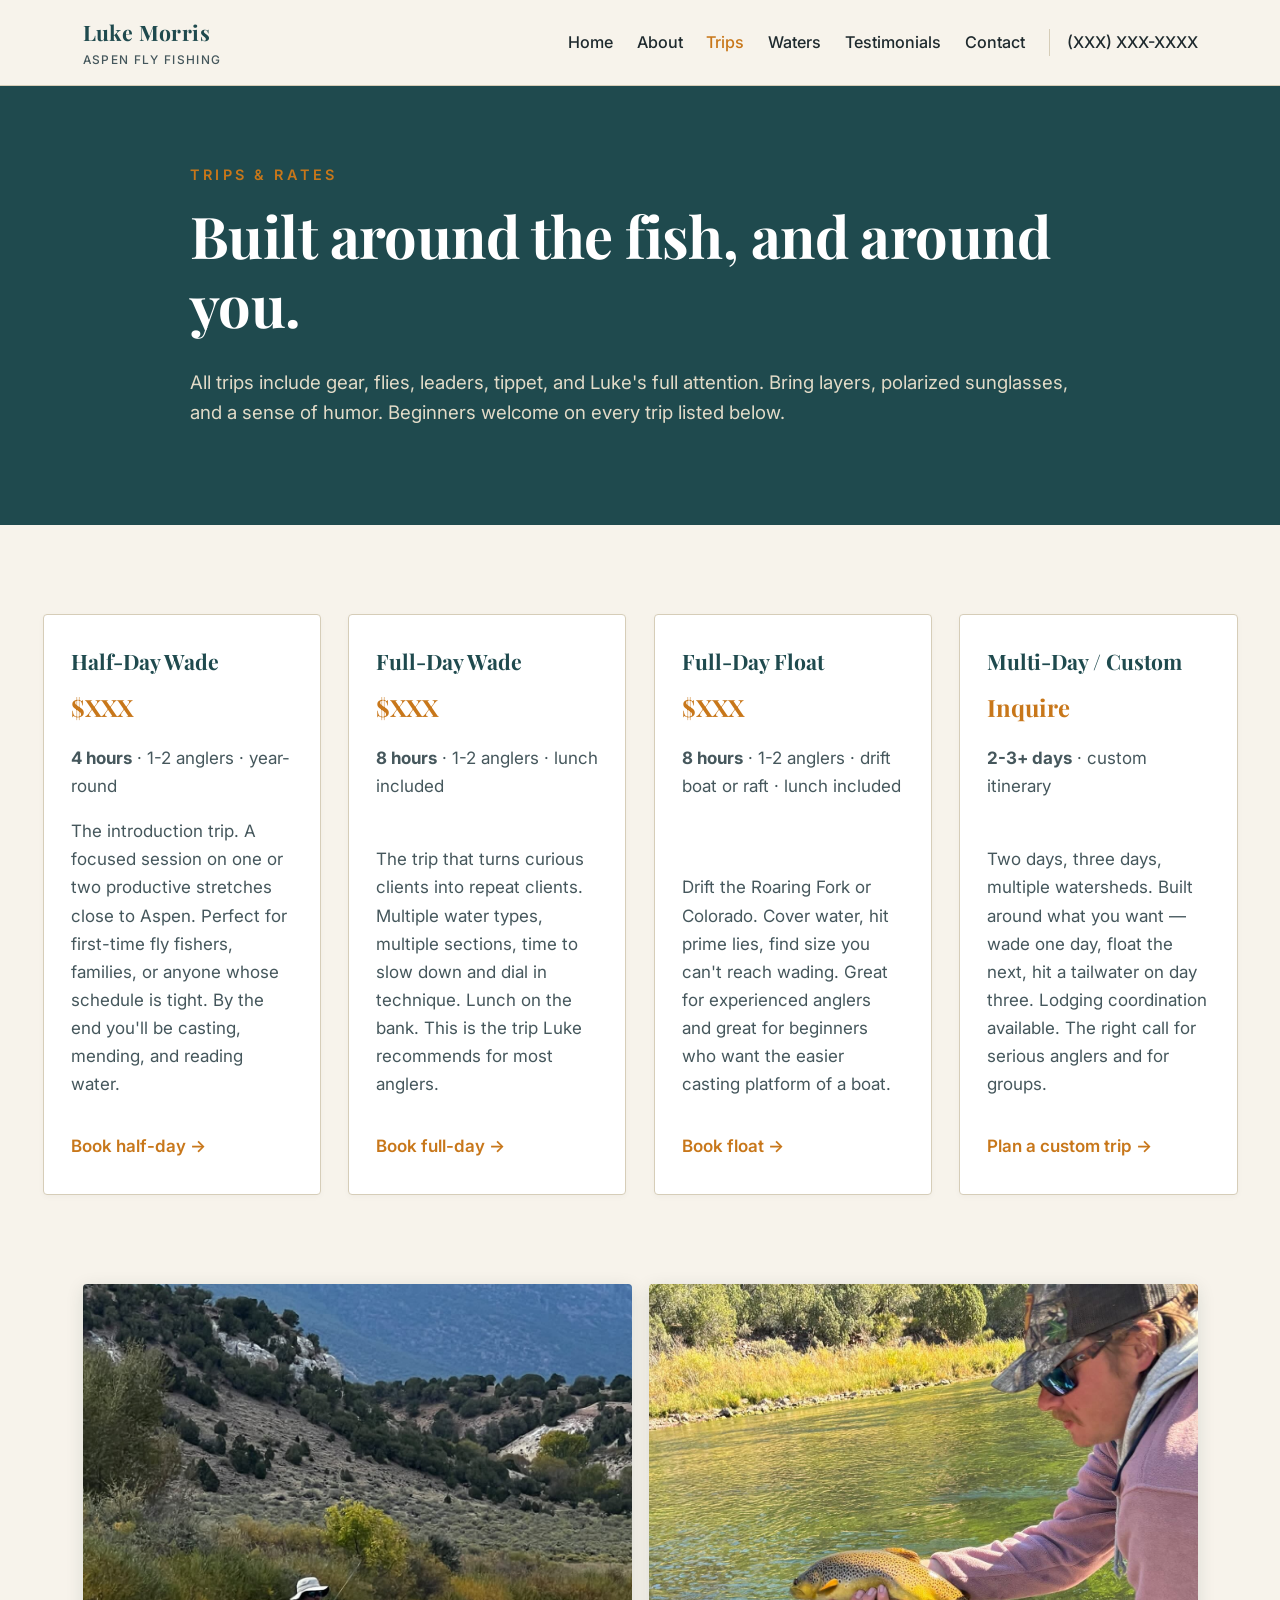
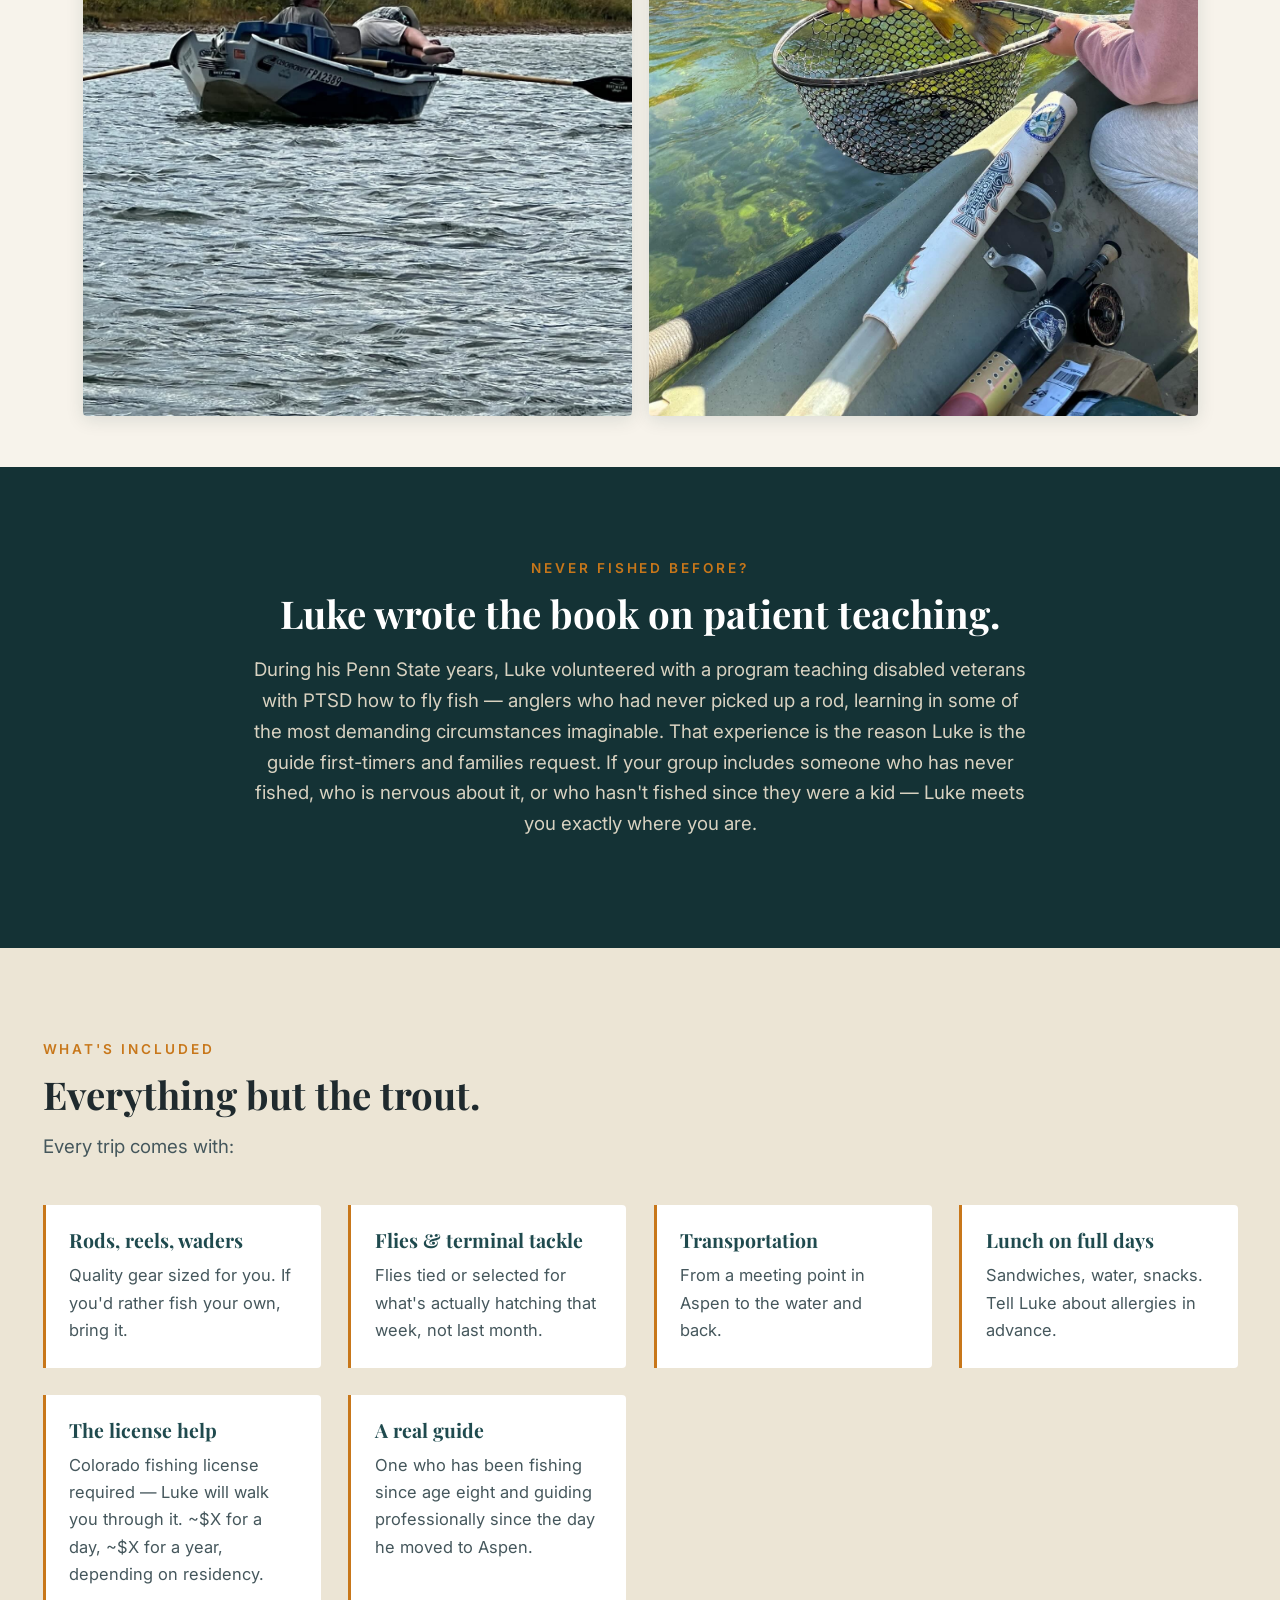
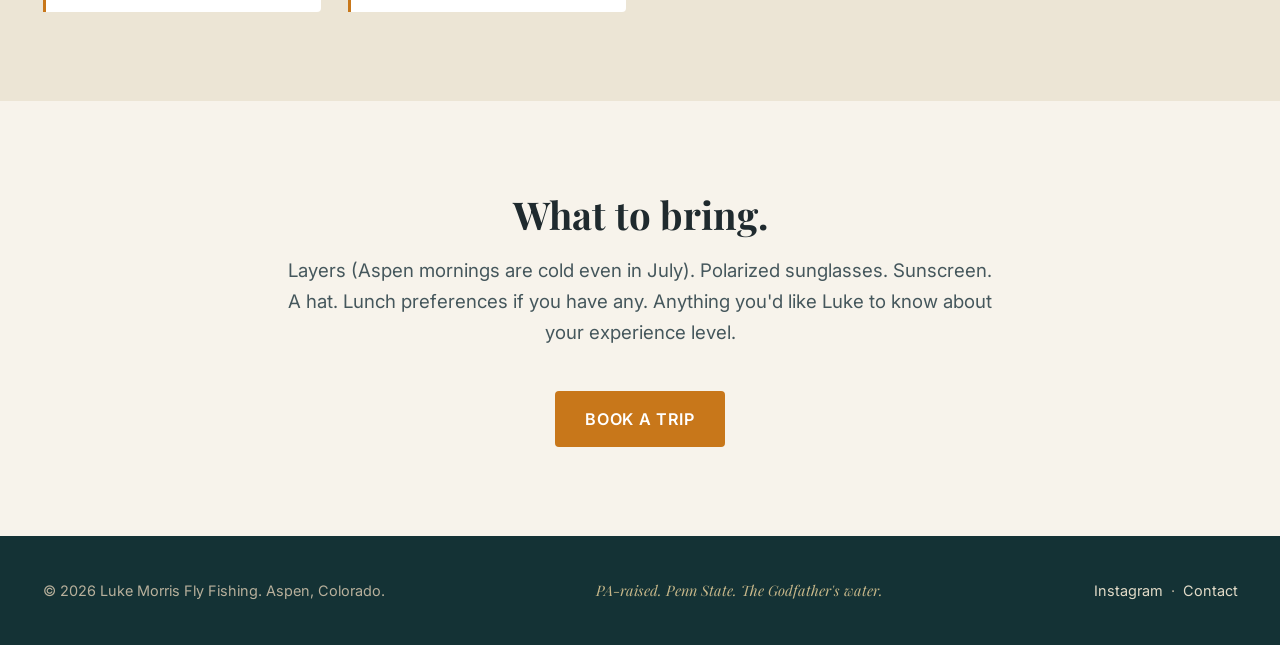
<file: trips.html>
<!doctype html>
<html lang="en">
<head>
<meta charset="utf-8">
<meta name="viewport" content="width=device-width,initial-scale=1">
<title>Trips &amp; Rates — Luke Morris Fly Fishing</title>
<meta name="description" content="Guided fly fishing trips out of Aspen, Colorado. Half-day, full-day wade, full-day float, multi-day, and custom. Rates, what's included, what to bring.">
<link rel="preconnect" href="https://fonts.googleapis.com">
<link rel="preconnect" href="https://fonts.gstatic.com" crossorigin>
<link href="https://fonts.googleapis.com/css2?family=Playfair+Display:wght@600;700&family=Inter:wght@400;500;600;700&display=swap" rel="stylesheet">
<link rel="stylesheet" href="css/styles.css?v=20260514a">
</head>
<body>

<header class="site-header">
  <div class="nav-wrap">
    <div class="brand"><a href="index.html">Luke Morris<small>Aspen Fly Fishing</small></a></div>
    <button class="nav-toggle" aria-label="Open menu" aria-expanded="false">☰</button>
    <nav class="nav-main">
      <a href="index.html">Home</a>
      <a href="about.html">About</a>
      <a href="trips.html" class="active">Trips</a>
      <a href="waters.html">Waters</a>
      <a href="testimonials.html">Testimonials</a>
      <a href="contact.html">Contact</a>
      <a href="tel:+10000000000" class="nav-phone">(XXX) XXX-XXXX</a>
    </nav>
  </div>
</header>

<section class="page-intro">
  <div class="section-wrap">
    <div class="eyebrow">Trips &amp; Rates</div>
    <h1>Built around the fish, and around you.</h1>
    <p>All trips include gear, flies, leaders, tippet, and Luke's full attention. Bring layers, polarized sunglasses, and a sense of humor. Beginners welcome on every trip listed below.</p>
  </div>
</section>

<section>
  <div class="section-wrap">
    <div class="tiles">

      <div class="tile" id="half-day">
        <h3>Half-Day Wade</h3>
        <div class="price">$XXX</div>
        <p><strong>4 hours</strong> · 1-2 anglers · year-round</p>
        <p>The introduction trip. A focused session on one or two productive stretches close to Aspen. Perfect for first-time fly fishers, families, or anyone whose schedule is tight. By the end you'll be casting, mending, and reading water.</p>
        <div class="tile-cta"><a href="contact.html">Book half-day &rarr;</a></div>
      </div>

      <div class="tile" id="full-day">
        <h3>Full-Day Wade</h3>
        <div class="price">$XXX</div>
        <p><strong>8 hours</strong> · 1-2 anglers · lunch included</p>
        <p>The trip that turns curious clients into repeat clients. Multiple water types, multiple sections, time to slow down and dial in technique. Lunch on the bank. This is the trip Luke recommends for most anglers.</p>
        <div class="tile-cta"><a href="contact.html">Book full-day &rarr;</a></div>
      </div>

      <div class="tile" id="float">
        <h3>Full-Day Float</h3>
        <div class="price">$XXX</div>
        <p><strong>8 hours</strong> · 1-2 anglers · drift boat or raft · lunch included</p>
        <p>Drift the Roaring Fork or Colorado. Cover water, hit prime lies, find size you can't reach wading. Great for experienced anglers and great for beginners who want the easier casting platform of a boat.</p>
        <div class="tile-cta"><a href="contact.html">Book float &rarr;</a></div>
      </div>

      <div class="tile" id="multi-day">
        <h3>Multi-Day / Custom</h3>
        <div class="price">Inquire</div>
        <p><strong>2-3+ days</strong> · custom itinerary</p>
        <p>Two days, three days, multiple watersheds. Built around what you want — wade one day, float the next, hit a tailwater on day three. Lodging coordination available. The right call for serious anglers and for groups.</p>
        <div class="tile-cta"><a href="contact.html">Plan a custom trip &rarr;</a></div>
      </div>

    </div>
  </div>
</section>

<section class="photo-row">
  <img src="images/luke/drift-boat.jpg" alt="Drift boat on a Western river — full-day float trip">
  <img src="images/luke/float-net-brown.jpg" alt="A client lands a Roaring Fork brown trout from the drift boat">
</section>
<section style="background:#143235;color:#f3eee0;">
  <div class="section-wrap" style="text-align:center;max-width:780px;">
    <div class="section-eyebrow" style="color:#c8771a;">Never fished before?</div>
    <h2 style="color:#fff;">Luke wrote the book on patient teaching.</h2>
    <p style="color:#d8d2c1;font-size:1.1rem;">During his Penn State years, Luke volunteered with a program teaching disabled veterans with PTSD how to fly fish — anglers who had never picked up a rod, learning in some of the most demanding circumstances imaginable. That experience is the reason Luke is the guide first-timers and families request. If your group includes someone who has never fished, who is nervous about it, or who hasn't fished since they were a kid — Luke meets you exactly where you are.</p>
  </div>
</section>

<section class="bg-alt">
  <div class="section-wrap">
    <div class="section-eyebrow">What's included</div>
    <h2 class="section-title">Everything but the trout.</h2>
    <p class="section-lede">Every trip comes with:</p>
    <div class="reasons">
      <div class="reason"><h3>Rods, reels, waders</h3><p>Quality gear sized for you. If you'd rather fish your own, bring it.</p></div>
      <div class="reason"><h3>Flies &amp; terminal tackle</h3><p>Flies tied or selected for what's actually hatching that week, not last month.</p></div>
      <div class="reason"><h3>Transportation</h3><p>From a meeting point in Aspen to the water and back.</p></div>
      <div class="reason"><h3>Lunch on full days</h3><p>Sandwiches, water, snacks. Tell Luke about allergies in advance.</p></div>
      <div class="reason"><h3>The license help</h3><p>Colorado fishing license required — Luke will walk you through it. ~$X for a day, ~$X for a year, depending on residency.</p></div>
      <div class="reason"><h3>A real guide</h3><p>One who has been fishing since age eight and guiding professionally since the day he moved to Aspen.</p></div>
    </div>
  </div>
</section>

<section>
  <div class="section-wrap" style="text-align:center;">
    <h2>What to bring.</h2>
    <p class="section-lede" style="margin-left:auto;margin-right:auto;">Layers (Aspen mornings are cold even in July). Polarized sunglasses. Sunscreen. A hat. Lunch preferences if you have any. Anything you'd like Luke to know about your experience level.</p>
    <a href="contact.html" class="btn">Book a trip</a>
  </div>
</section>

<footer class="site-footer">
  <div class="footer-wrap">
    <div>&copy; <span id="yr"></span> Luke Morris Fly Fishing. Aspen, Colorado.</div>
    <div class="footer-tag">PA-raised. Penn State. The Godfather's water.</div>
    <div><a href="https://instagram.com/lukemorrisflyfishing">Instagram</a> &nbsp;·&nbsp; <a href="contact.html">Contact</a></div>
  </div>
  <script>document.getElementById("yr").textContent = new Date().getFullYear();</script>
</footer>

<script src="js/nav.js"></script>
</body>
</html>
</file>
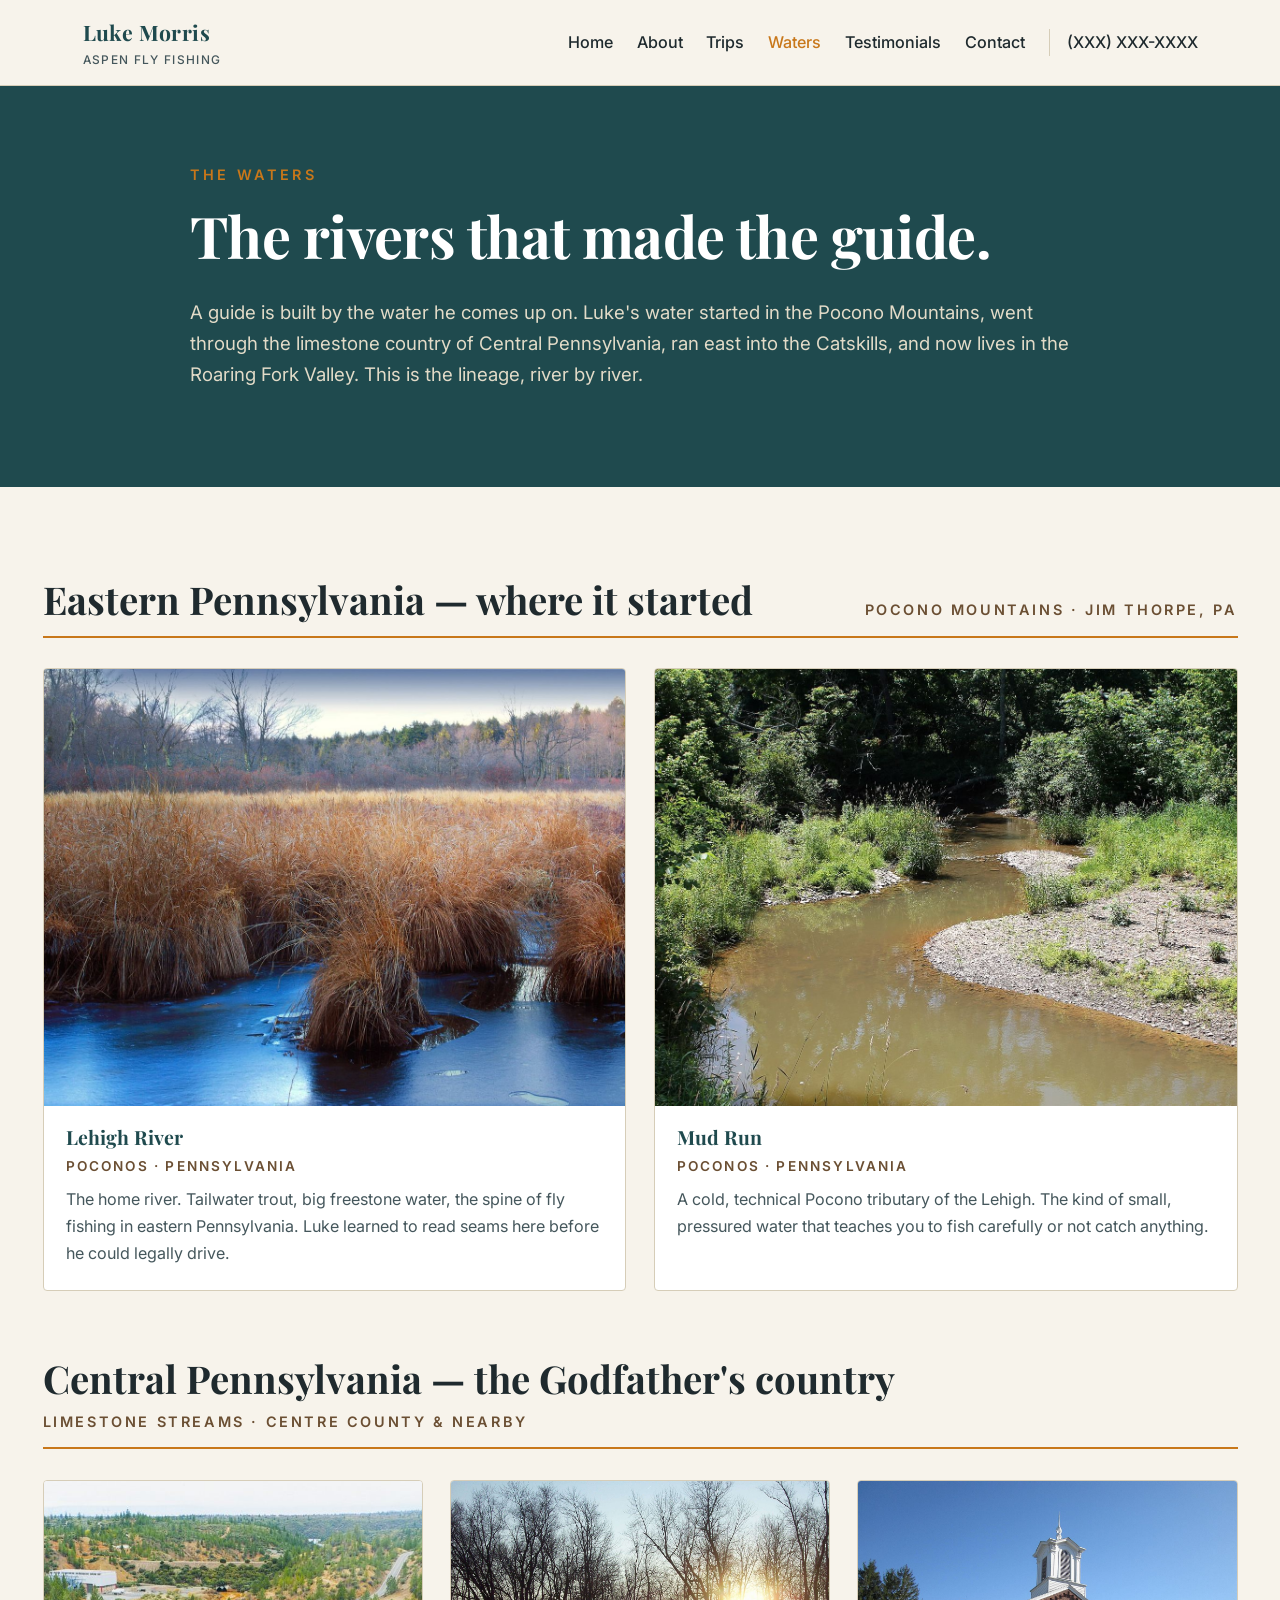
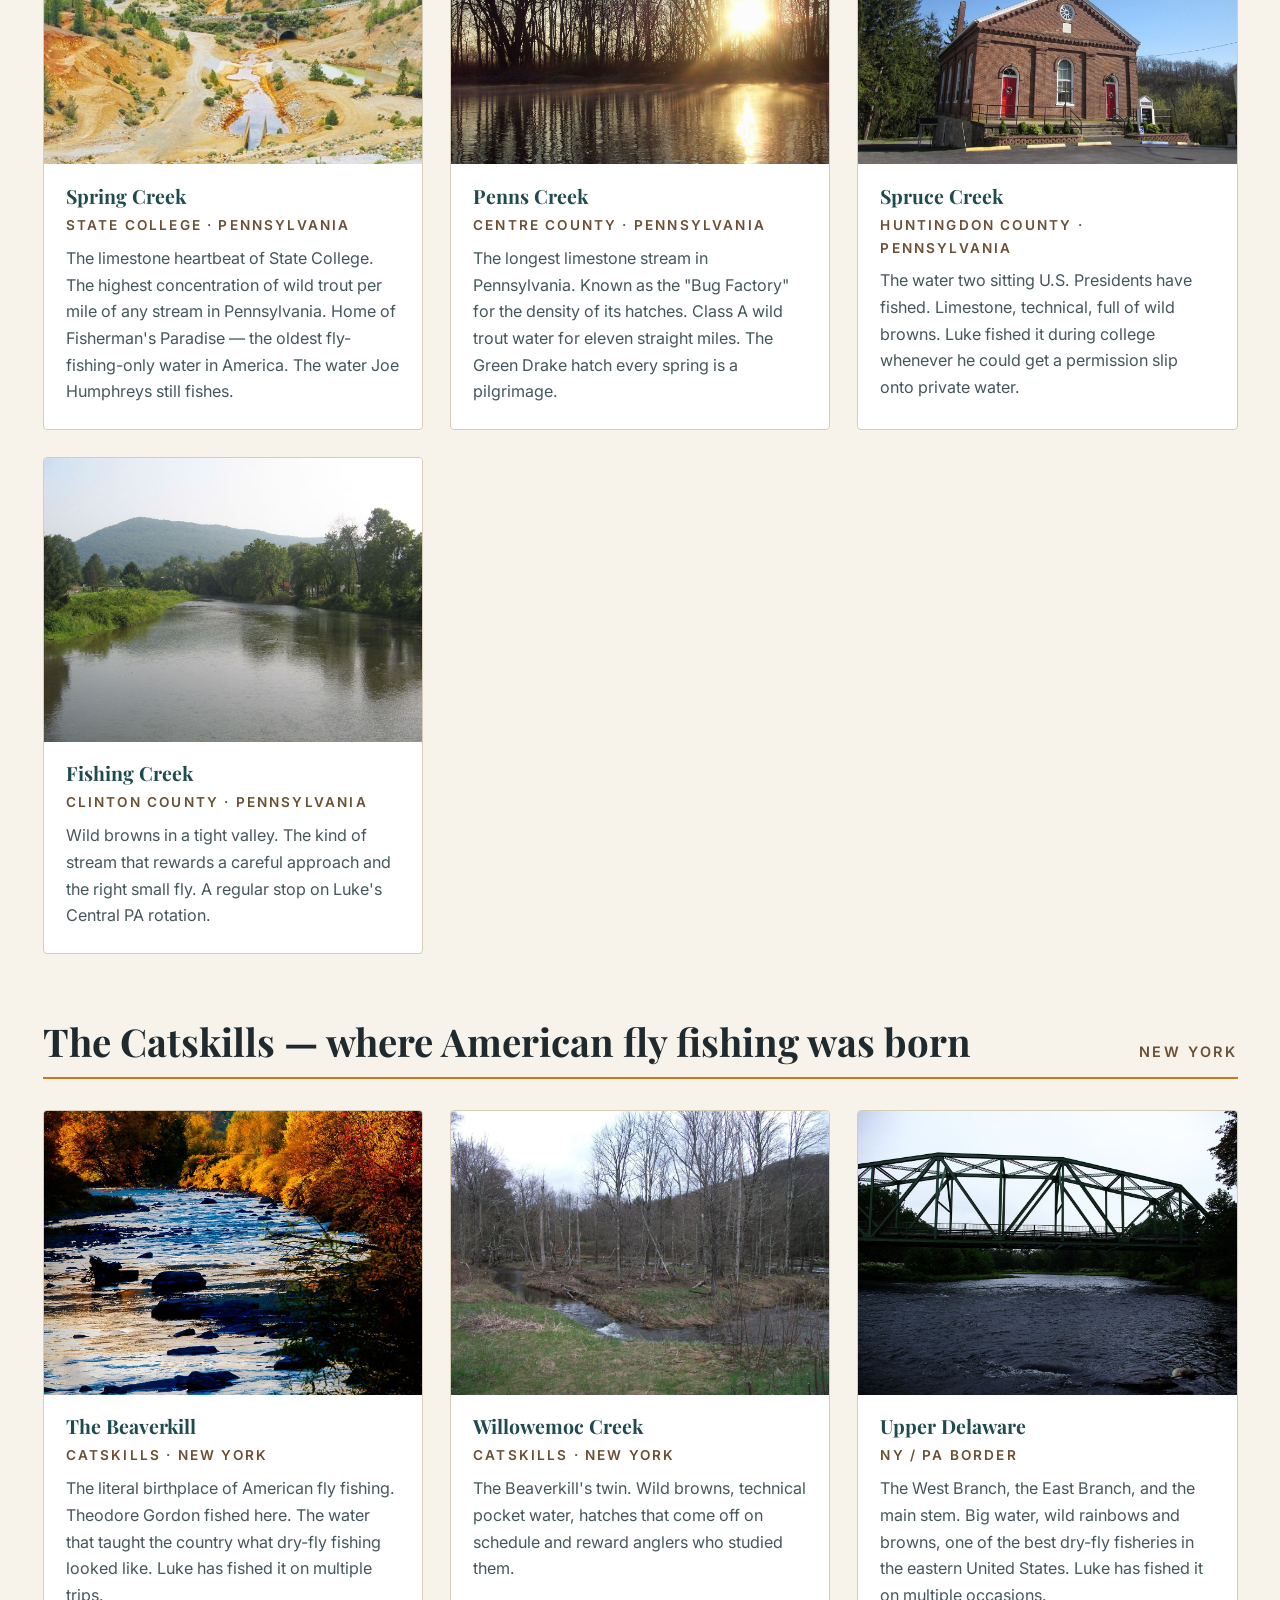
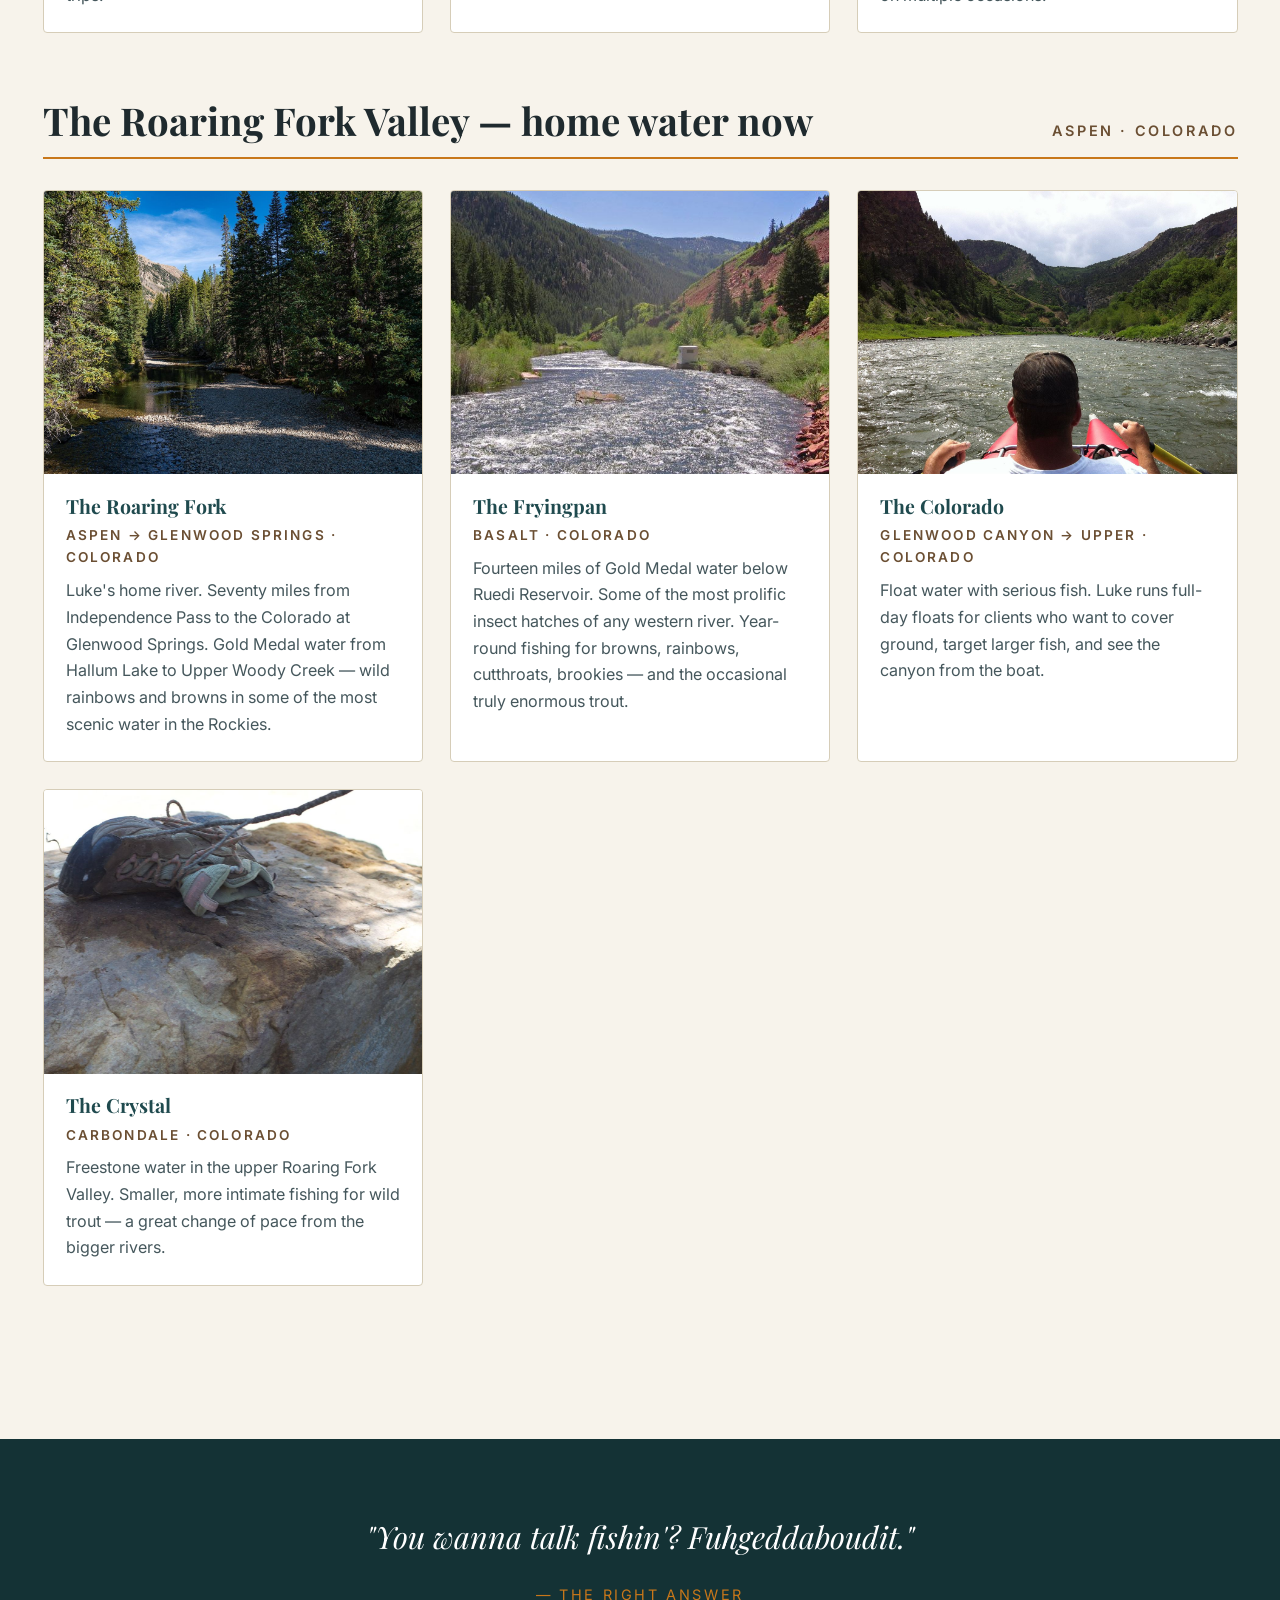
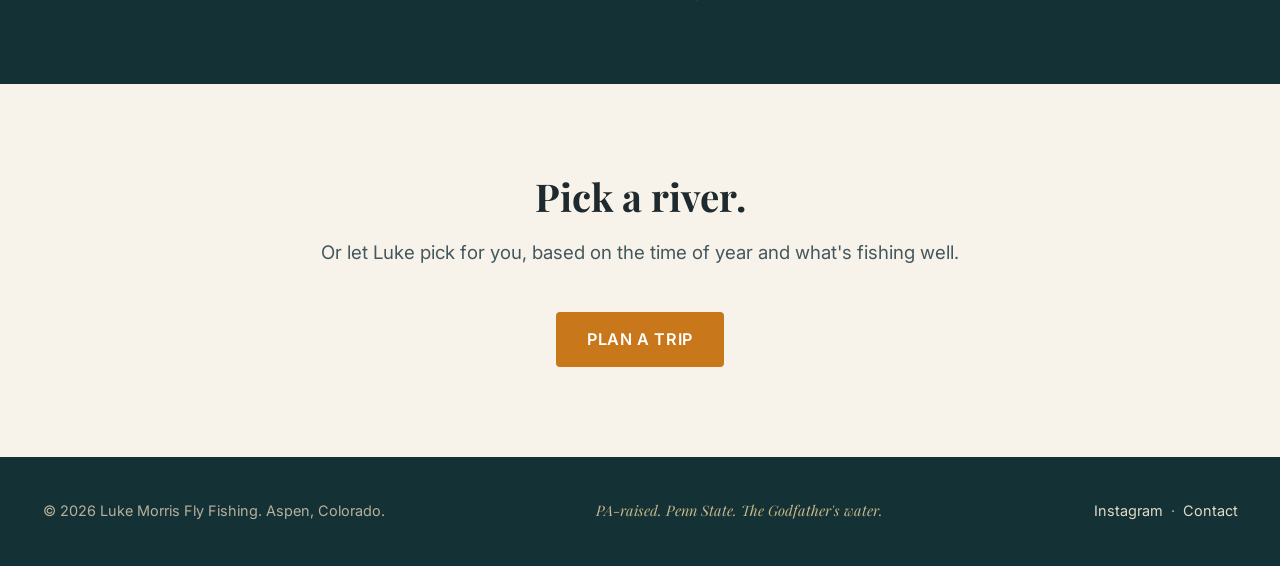
<file: waters.html>
<!doctype html>
<html lang="en">
<head>
<meta charset="utf-8">
<meta name="viewport" content="width=device-width,initial-scale=1">
<title>The Waters — Luke Morris Fly Fishing</title>
<meta name="description" content="The streams that shaped Luke Morris. Pennsylvania limestone, the Catskills, and the rivers of the Roaring Fork Valley.">
<link rel="preconnect" href="https://fonts.googleapis.com">
<link rel="preconnect" href="https://fonts.gstatic.com" crossorigin>
<link href="https://fonts.googleapis.com/css2?family=Playfair+Display:wght@600;700&family=Inter:wght@400;500;600;700&display=swap" rel="stylesheet">
<link rel="stylesheet" href="css/styles.css?v=20260514a">
</head>
<body>

<header class="site-header">
  <div class="nav-wrap">
    <div class="brand"><a href="index.html">Luke Morris<small>Aspen Fly Fishing</small></a></div>
    <button class="nav-toggle" aria-label="Open menu" aria-expanded="false">☰</button>
    <nav class="nav-main">
      <a href="index.html">Home</a>
      <a href="about.html">About</a>
      <a href="trips.html">Trips</a>
      <a href="waters.html" class="active">Waters</a>
      <a href="testimonials.html">Testimonials</a>
      <a href="contact.html">Contact</a>
      <a href="tel:+10000000000" class="nav-phone">(XXX) XXX-XXXX</a>
    </nav>
  </div>
</header>

<section class="page-intro">
  <div class="section-wrap">
    <div class="eyebrow">The Waters</div>
    <h1>The rivers that made the guide.</h1>
    <p>A guide is built by the water he comes up on. Luke's water started in the Pocono Mountains, went through the limestone country of Central Pennsylvania, ran east into the Catskills, and now lives in the Roaring Fork Valley. This is the lineage, river by river.</p>
  </div>
</section>

<section>
  <div class="section-wrap">

    <div class="waters-region">
      <div class="region-header">
        <h2>Eastern Pennsylvania &mdash; where it started</h2>
        <span class="region-subtitle">Pocono Mountains · Jim Thorpe, PA</span>
      </div>
      <div class="waters-grid">
        <article class="water-card">
          <img src="images/waters-pa/lehigh-river.jpg" alt="The upper Lehigh River in the Pocono Mountains">
          <div class="water-body">
            <h3>Lehigh River</h3>
            <div class="water-loc">Poconos · Pennsylvania</div>
            <p>The home river. Tailwater trout, big freestone water, the spine of fly fishing in eastern Pennsylvania. Luke learned to read seams here before he could legally drive.</p>
          </div>
        </article>
        <article class="water-card">
          <img src="images/waters-pa/mud-run.jpg" alt="Mud Run, a cold Pocono tributary of the Lehigh">
          <div class="water-body">
            <h3>Mud Run</h3>
            <div class="water-loc">Poconos · Pennsylvania</div>
            <p>A cold, technical Pocono tributary of the Lehigh. The kind of small, pressured water that teaches you to fish carefully or not catch anything.</p>
          </div>
        </article>
      </div>
    </div>

    <div class="waters-region">
      <div class="region-header">
        <h2>Central Pennsylvania &mdash; the Godfather's country</h2>
        <span class="region-subtitle">Limestone streams · Centre County &amp; nearby</span>
      </div>
      <div class="waters-grid">
        <article class="water-card">
          <img src="images/waters-pa/spring-creek.jpg" alt="Spring Creek, the limestone stream running through State College, PA">
          <div class="water-body">
            <h3>Spring Creek</h3>
            <div class="water-loc">State College · Pennsylvania</div>
            <p>The limestone heartbeat of State College. The highest concentration of wild trout per mile of any stream in Pennsylvania. Home of Fisherman's Paradise — the oldest fly-fishing-only water in America. The water Joe Humphreys still fishes.</p>
          </div>
        </article>
        <article class="water-card">
          <img src="images/waters-pa/penns-creek.jpg" alt="Penns Creek at sunrise, Pennsylvania's longest limestone stream">
          <div class="water-body">
            <h3>Penns Creek</h3>
            <div class="water-loc">Centre County · Pennsylvania</div>
            <p>The longest limestone stream in Pennsylvania. Known as the "Bug Factory" for the density of its hatches. Class A wild trout water for eleven straight miles. The Green Drake hatch every spring is a pilgrimage.</p>
          </div>
        </article>
        <article class="water-card">
          <img src="images/waters-pa/spruce-creek.jpg" alt="Spruce Creek, Pennsylvania">
          <div class="water-body">
            <h3>Spruce Creek</h3>
            <div class="water-loc">Huntingdon County · Pennsylvania</div>
            <p>The water two sitting U.S. Presidents have fished. Limestone, technical, full of wild browns. Luke fished it during college whenever he could get a permission slip onto private water.</p>
          </div>
        </article>
        <article class="water-card">
          <img src="images/waters-pa/fishing-creek.jpg" alt="Fishing Creek, a limestone wild trout stream in Pennsylvania">
          <div class="water-body">
            <h3>Fishing Creek</h3>
            <div class="water-loc">Clinton County · Pennsylvania</div>
            <p>Wild browns in a tight valley. The kind of stream that rewards a careful approach and the right small fly. A regular stop on Luke's Central PA rotation.</p>
          </div>
        </article>
      </div>
    </div>

    <div class="waters-region">
      <div class="region-header">
        <h2>The Catskills &mdash; where American fly fishing was born</h2>
        <span class="region-subtitle">New York</span>
      </div>
      <div class="waters-grid">
        <article class="water-card">
          <img src="images/waters-catskills/beaverkill.jpg" alt="The Beaverkill River in the Catskills, New York">
          <div class="water-body">
            <h3>The Beaverkill</h3>
            <div class="water-loc">Catskills · New York</div>
            <p>The literal birthplace of American fly fishing. Theodore Gordon fished here. The water that taught the country what dry-fly fishing looked like. Luke has fished it on multiple trips.</p>
          </div>
        </article>
        <article class="water-card">
          <img src="images/waters-catskills/willowemoc.jpg" alt="Willowemoc Creek in the Catskills, New York">
          <div class="water-body">
            <h3>Willowemoc Creek</h3>
            <div class="water-loc">Catskills · New York</div>
            <p>The Beaverkill's twin. Wild browns, technical pocket water, hatches that come off on schedule and reward anglers who studied them.</p>
          </div>
        </article>
        <article class="water-card">
          <img src="images/waters-catskills/delaware.jpg" alt="The upper Delaware River, New York / Pennsylvania border">
          <div class="water-body">
            <h3>Upper Delaware</h3>
            <div class="water-loc">NY / PA border</div>
            <p>The West Branch, the East Branch, and the main stem. Big water, wild rainbows and browns, one of the best dry-fly fisheries in the eastern United States. Luke has fished it on multiple occasions.</p>
          </div>
        </article>
      </div>
    </div>

    <div class="waters-region">
      <div class="region-header">
        <h2>The Roaring Fork Valley &mdash; home water now</h2>
        <span class="region-subtitle">Aspen · Colorado</span>
      </div>
      <div class="waters-grid">
        <article class="water-card">
          <img src="images/waters-co/roaring-fork.jpg" alt="The Roaring Fork River through forest near Aspen, Colorado">
          <div class="water-body">
            <h3>The Roaring Fork</h3>
            <div class="water-loc">Aspen → Glenwood Springs · Colorado</div>
            <p>Luke's home river. Seventy miles from Independence Pass to the Colorado at Glenwood Springs. Gold Medal water from Hallum Lake to Upper Woody Creek — wild rainbows and browns in some of the most scenic water in the Rockies.</p>
          </div>
        </article>
        <article class="water-card">
          <img src="images/waters-co/fryingpan.jpg" alt="The Fryingpan River near Basalt, Colorado">
          <div class="water-body">
            <h3>The Fryingpan</h3>
            <div class="water-loc">Basalt · Colorado</div>
            <p>Fourteen miles of Gold Medal water below Ruedi Reservoir. Some of the most prolific insect hatches of any western river. Year-round fishing for browns, rainbows, cutthroats, brookies — and the occasional truly enormous trout.</p>
          </div>
        </article>
        <article class="water-card">
          <img src="images/waters-co/colorado-river.jpg" alt="The Colorado River, upper section near Glenwood">
          <div class="water-body">
            <h3>The Colorado</h3>
            <div class="water-loc">Glenwood Canyon → upper · Colorado</div>
            <p>Float water with serious fish. Luke runs full-day floats for clients who want to cover ground, target larger fish, and see the canyon from the boat.</p>
          </div>
        </article>
        <article class="water-card">
          <img src="images/waters-co/crystal.jpg" alt="The Crystal River in the Roaring Fork Valley, Colorado">
          <div class="water-body">
            <h3>The Crystal</h3>
            <div class="water-loc">Carbondale · Colorado</div>
            <p>Freestone water in the upper Roaring Fork Valley. Smaller, more intimate fishing for wild trout — a great change of pace from the bigger rivers.</p>
          </div>
        </article>
      </div>
    </div>

  </div>
</section>

<section class="pullquote">
  <blockquote>"You wanna talk fishin'? Fuhgeddaboudit."</blockquote>
  <cite>— The right answer</cite>
</section>

<section>
  <div class="section-wrap" style="text-align:center;">
    <h2>Pick a river.</h2>
    <p class="section-lede" style="margin-left:auto;margin-right:auto;">Or let Luke pick for you, based on the time of year and what's fishing well.</p>
    <a href="contact.html" class="btn">Plan a trip</a>
  </div>
</section>

<footer class="site-footer">
  <div class="footer-wrap">
    <div>&copy; <span id="yr"></span> Luke Morris Fly Fishing. Aspen, Colorado.</div>
    <div class="footer-tag">PA-raised. Penn State. The Godfather's water.</div>
    <div><a href="https://instagram.com/lukemorrisflyfishing">Instagram</a> &nbsp;·&nbsp; <a href="contact.html">Contact</a></div>
  </div>
  <script>document.getElementById("yr").textContent = new Date().getFullYear();</script>
</footer>

<script src="js/nav.js"></script>
</body>
</html>
</file>
<file: css/styles.css>
﻿/* Luke Morris Fly Fishing — styles.css
   Palette: deep teal, slate, warm cream, weathered wood, amber accent
   Typography: Playfair Display (serif headings) + Inter (sans body)
*/

:root {
  --color-bg: #f7f3eb;          /* warm cream */
  --color-bg-alt: #ece5d5;      /* deeper cream */
  --color-ink: #1f2a2e;         /* near-black ink */
  --color-ink-soft: #45575c;    /* slate gray for body */
  --color-teal: #1f4a4e;        /* deep teal */
  --color-teal-dark: #143235;
  --color-wood: #6b4f33;        /* weathered wood */
  --color-accent: #c8771a;      /* rising-fish amber */
  --color-accent-hover: #a05f12;
  --color-rule: #d6cdb8;

  --font-display: "Playfair Display", Georgia, "Times New Roman", serif;
  --font-body: "Inter", -apple-system, BlinkMacSystemFont, "Segoe UI", Roboto, sans-serif;

  --max-w: 1200px;
  --pad-x: clamp(1rem, 4vw, 2.5rem);
  --radius: 4px;
}

* { box-sizing: border-box; }

html, body {
  margin: 0;
  padding: 0;
  background: var(--color-bg);
  color: var(--color-ink);
  font-family: var(--font-body);
  font-size: 17px;
  line-height: 1.65;
  -webkit-font-smoothing: antialiased;
}

img { max-width: 100%; height: auto; display: block; }

a { color: var(--color-accent); text-decoration: none; }
a:hover { color: var(--color-accent-hover); text-decoration: underline; }

h1, h2, h3, h4 {
  font-family: var(--font-display);
  color: var(--color-ink);
  line-height: 1.2;
  margin: 0 0 0.5em;
  font-weight: 700;
}
h1 { font-size: clamp(2rem, 4.5vw, 3.6rem); letter-spacing: -0.01em; }
h2 { font-size: clamp(1.6rem, 3vw, 2.4rem); }
h3 { font-size: 1.25rem; }

p { margin: 0 0 1em; color: var(--color-ink-soft); }

/* ---------- Header / Nav ---------- */
.site-header {
  background: var(--color-bg);
  border-bottom: 1px solid var(--color-rule);
  position: sticky;
  top: 0;
  z-index: 50;
}
.nav-wrap {
  max-width: var(--max-w);
  margin: 0 auto;
  padding: 0.9rem var(--pad-x);
  display: flex;
  align-items: center;
  justify-content: space-between;
  gap: 1rem;
}
.brand {
  font-family: var(--font-display);
  font-weight: 700;
  font-size: 1.25rem;
  color: var(--color-teal);
  letter-spacing: 0.02em;
}
.brand a { color: inherit; }
.brand a:hover { text-decoration: none; color: var(--color-teal-dark); }
.brand small { display: block; font-family: var(--font-body); font-size: 0.7rem; font-weight: 500; color: var(--color-ink-soft); letter-spacing: 0.12em; text-transform: uppercase; }

.nav-main {
  display: flex;
  align-items: center;
  gap: 1.4rem;
}
.nav-main a {
  color: var(--color-ink);
  font-size: 0.95rem;
  font-weight: 500;
}
.nav-main a:hover { color: var(--color-accent); text-decoration: none; }
.nav-main a.active { color: var(--color-accent); }
.nav-phone {
  font-weight: 600;
  color: var(--color-teal);
  padding-left: 1rem;
  border-left: 1px solid var(--color-rule);
}

.nav-toggle {
  display: none;
  background: none;
  border: 0;
  font-size: 1.5rem;
  color: var(--color-ink);
  cursor: pointer;
}

@media (max-width: 820px) {
  .nav-toggle { display: block; }
  .nav-main {
    display: none;
    position: absolute;
    top: 100%;
    left: 0;
    right: 0;
    flex-direction: column;
    background: var(--color-bg);
    border-bottom: 1px solid var(--color-rule);
    padding: 1rem var(--pad-x) 1.5rem;
    gap: 0.9rem;
    box-shadow: 0 6px 18px rgba(0,0,0,0.05);
  }
  .nav-main.open { display: flex; }
  .nav-phone { padding-left: 0; border-left: 0; }
}

/* ---------- Hero ---------- */
.hero {
  position: relative;
  min-height: clamp(380px, 70vh, 640px);
  display: flex;
  align-items: center;
  justify-content: center;
  text-align: center;
  color: #fff;
  overflow: hidden;
  background-color: #2a4a4e;

  background-size: cover;
  background-position: center;
  background-repeat: no-repeat;
}
.hero::before {
  content: "";
  position: absolute;
  inset: 0;
  background: linear-gradient(180deg, rgba(20,50,53,0.25) 0%, rgba(20,50,53,0.40) 60%, rgba(20,50,53,0.65) 100%);
  z-index: 0;
}
.hero-inner {
  position: relative;
  z-index: 1;
  max-width: 900px;
  padding: 4rem var(--pad-x);
}
.hero h1 {
  color: #fff;
  text-shadow: 0 2px 18px rgba(0,0,0,0.35);
  margin-bottom: 0.3em;
  font-size: clamp(1.1rem, 1.9vw, 1.6rem);
  font-style: italic;
  font-weight: 600;
  letter-spacing: 0.01em;
}
.hero .eyebrow {
  font-family: var(--font-display);
  font-size: clamp(1.8rem, 4.5vw, 3.4rem);
  letter-spacing: 0.06em;
  text-transform: uppercase;
  font-weight: 700;
  color: var(--color-accent);
  margin-bottom: 0.8rem;
  line-height: 1.1;
  text-shadow: 0 2px 18px rgba(0,0,0,0.4);
}
.hero p.lede {
  font-size: clamp(1.05rem, 1.7vw, 1.3rem);
  color: #f3eee0;
  margin: 0 auto 2rem;
  max-width: 640px;
}

/* ---------- Buttons ---------- */
.btn {
  display: inline-block;
  padding: 0.85rem 1.8rem;
  background: var(--color-accent);
  color: #fff;
  border-radius: var(--radius);
  font-weight: 600;
  font-size: 0.95rem;
  letter-spacing: 0.04em;
  text-transform: uppercase;
  transition: background 120ms ease;
  border: 0;
  cursor: pointer;
}
.btn:hover { background: var(--color-accent-hover); color: #fff; text-decoration: none; }
.btn-ghost {
  background: transparent;
  color: #fff;
  border: 1.5px solid #fff;
}
.btn-ghost:hover { background: #fff; color: var(--color-teal); }

/* ---------- Sections ---------- */
section {
  padding: clamp(3rem, 7vw, 6rem) var(--pad-x);
}
.section-wrap {
  max-width: var(--max-w);
  margin: 0 auto;
}
.section-eyebrow {
  font-size: 0.8rem;
  letter-spacing: 0.22em;
  text-transform: uppercase;
  color: var(--color-accent);
  font-weight: 600;
  margin-bottom: 0.6rem;
}
.section-title { margin-bottom: 0.4em; }
.section-lede { font-size: 1.1rem; max-width: 720px; margin-bottom: 2.5rem; }

.bg-alt { background: var(--color-bg-alt); }
.bg-teal { background: var(--color-teal); color: #f3eee0; }
.bg-teal h2, .bg-teal h3 { color: #fff; }
.bg-teal p { color: #d8d2c1; }

/* ---------- Trip tiles ---------- */
.tiles {
  display: grid;
  grid-template-columns: repeat(auto-fit, minmax(260px, 1fr));
  gap: 1.6rem;
}
.tile {
  background: #fff;
  border-radius: var(--radius);
  padding: 2rem 1.6rem;
  border: 1px solid var(--color-rule);
  box-shadow: 0 2px 6px rgba(0,0,0,0.03);
  display: flex;
  flex-direction: column;
}
.tile h3 { color: var(--color-teal); margin-bottom: 0.3em; }
.tile .price { font-family: var(--font-display); font-size: 1.4rem; color: var(--color-accent); font-weight: 700; margin: 0.4rem 0 1rem; }
.tile p { flex: 1; }
.tile .tile-cta { margin-top: 1rem; font-weight: 600; color: var(--color-teal); }

/* ---------- Reason cards ---------- */
.reasons {
  display: grid;
  grid-template-columns: repeat(auto-fit, minmax(240px, 1fr));
  gap: 1.6rem;
}
.reason {
  padding: 1.4rem;
  border-left: 3px solid var(--color-accent);
  background: #fff;
  border-radius: 0 var(--radius) var(--radius) 0;
}
.reason h3 { color: var(--color-teal); font-size: 1.15rem; }
.reason p { font-size: 0.97rem; margin-bottom: 0; }

/* ---------- Pull quote ---------- */
.pullquote {
  text-align: center;
  padding: clamp(3rem, 6vw, 5rem) var(--pad-x);
  background: var(--color-teal-dark);
  color: #f3eee0;
}
.pullquote blockquote {
  font-family: var(--font-display);
  font-style: italic;
  font-size: clamp(1.3rem, 2.6vw, 1.8rem);
  max-width: 800px;
  margin: 0 auto;
  line-height: 1.4;
  color: #fff;
}
.pullquote cite {
  display: block;
  margin-top: 1.4rem;
  font-style: normal;
  font-family: var(--font-body);
  font-size: 0.85rem;
  letter-spacing: 0.18em;
  text-transform: uppercase;
  color: var(--color-accent);
}

/* ---------- About / page intro ---------- */
.page-intro {
  background: var(--color-teal);
  color: #f3eee0;
  padding: clamp(3rem, 6vw, 5rem) var(--pad-x);
}
.page-intro .section-wrap { max-width: 900px; }
.page-intro h1 { color: #fff; }
.page-intro .eyebrow { color: var(--color-accent); font-size: 0.85rem; letter-spacing: 0.22em; text-transform: uppercase; font-weight: 600; margin-bottom: 0.8rem; }
.page-intro p { color: #e2dbc8; font-size: 1.1rem; }

/* ---------- Prose ---------- */
.prose { max-width: 760px; margin: 0 auto; }
.prose p { font-size: 1.05rem; }
.prose h2 { margin-top: 2.5rem; }
.prose figure { margin: 2rem 0; }
.prose figure img { border-radius: var(--radius); }
.prose figcaption { font-size: 0.85rem; color: var(--color-ink-soft); margin-top: 0.6rem; text-align: center; font-style: italic; }

/* ---------- Waters page grid ---------- */
.waters-region {
  margin-bottom: clamp(2.5rem, 5vw, 4rem);
}
.region-header {
  border-bottom: 2px solid var(--color-accent);
  padding-bottom: 0.8rem;
  margin-bottom: 1.8rem;
  display: flex;
  align-items: baseline;
  justify-content: space-between;
  flex-wrap: wrap;
  gap: 0.5rem;
}
.region-header h2 { margin: 0; }
.region-header .region-subtitle {
  font-size: 0.85rem;
  letter-spacing: 0.18em;
  text-transform: uppercase;
  color: var(--color-wood);
  font-weight: 600;
}
.waters-grid {
  display: grid;
  grid-template-columns: repeat(auto-fit, minmax(280px, 1fr));
  gap: 1.6rem;
}
.water-card {
  background: #fff;
  border: 1px solid var(--color-rule);
  border-radius: var(--radius);
  overflow: hidden;
  display: flex;
  flex-direction: column;
}
.water-card img {
  width: 100%;
  aspect-ratio: 4/3;
  object-fit: cover;
  background: #d8d2c1;
}
.water-card .water-body {
  padding: 1.2rem 1.3rem 1.4rem;
}
.water-card h3 {
  font-size: 1.15rem;
  color: var(--color-teal);
  margin-bottom: 0.3em;
}
.water-card .water-loc {
  font-size: 0.8rem;
  letter-spacing: 0.16em;
  text-transform: uppercase;
  color: var(--color-wood);
  font-weight: 600;
  margin-bottom: 0.5rem;
}
.water-card p { font-size: 0.95rem; margin-bottom: 0; }

/* ---------- Testimonials ---------- */
.quotes {
  display: grid;
  grid-template-columns: repeat(auto-fit, minmax(280px, 1fr));
  gap: 1.6rem;
}
.quote {
  background: #fff;
  border-left: 4px solid var(--color-accent);
  padding: 1.6rem 1.6rem 1.4rem;
  border-radius: 0 var(--radius) var(--radius) 0;
  box-shadow: 0 2px 6px rgba(0,0,0,0.03);
}
.quote blockquote {
  font-family: var(--font-display);
  font-style: italic;
  font-size: 1.15rem;
  line-height: 1.45;
  color: var(--color-ink);
  margin: 0 0 0.8rem;
}
.quote cite {
  font-style: normal;
  font-size: 0.8rem;
  letter-spacing: 0.18em;
  text-transform: uppercase;
  color: var(--color-wood);
  font-weight: 600;
}

/* ---------- Contact ---------- */
.contact-grid {
  display: grid;
  grid-template-columns: repeat(auto-fit, minmax(260px, 1fr));
  gap: 2rem;
  max-width: 900px;
  margin: 0 auto;
}
.contact-block h3 {
  color: var(--color-teal);
  font-size: 1.1rem;
  margin-bottom: 0.4em;
}
.contact-block a.big {
  font-family: var(--font-display);
  font-size: 1.25rem;
  color: var(--color-accent);
  font-weight: 700;
  word-break: break-word;
  display: block;
  margin-bottom: 0.4rem;
}

/* ---------- Footer ---------- */
.site-footer {
  background: var(--color-teal-dark);
  color: #b8b09c;
  padding: 2.5rem var(--pad-x);
  font-size: 0.85rem;
}
.footer-wrap {
  max-width: var(--max-w);
  margin: 0 auto;
  display: flex;
  align-items: center;
  justify-content: space-between;
  flex-wrap: wrap;
  gap: 1rem;
}
.footer-wrap a { color: #e2dbc8; }
.footer-wrap .footer-tag { font-style: italic; color: #c8b88a; font-family: var(--font-display); }

/* ---------- Luke real-photo blocks (added 2026-05) ---------- */
.portrait-block {
  display: grid;
  grid-template-columns: minmax(0, 380px) 1fr;
  gap: clamp(1.5rem, 3vw, 2.5rem);
  max-width: var(--max-w);
  margin: 0 auto;
  padding: clamp(2rem, 4vw, 3rem) var(--pad-x);
  align-items: start;
}
.portrait-block img {
  width: 100%;
  border-radius: var(--radius);
  box-shadow: 0 4px 28px rgba(20,50,53,0.18);
}
.portrait-block .portrait-caption {
  font-family: var(--font-body);
  font-size: 0.78rem;
  letter-spacing: 0.18em;
  text-transform: uppercase;
  color: var(--color-ink-soft);
  margin-top: 0.8rem;
}
.portrait-block .portrait-text h2 {
  margin-top: 0;
}
@media (max-width: 720px) {
  .portrait-block { grid-template-columns: 1fr; }
}

.full-photo {
  position: relative;
  overflow: hidden;
}
.full-photo img {
  width: 100%;
  max-height: 70vh;
  object-fit: cover;
}
.full-photo .full-photo-caption {
  position: absolute;
  bottom: 1.5rem;
  left: 1.5rem;
  background: rgba(20,50,53,0.78);
  color: #fff;
  padding: 0.7rem 1.1rem;
  font-family: var(--font-display);
  font-size: 1.1rem;
  letter-spacing: 0.01em;
  border-left: 3px solid var(--color-accent);
}

.photo-row {
  display: grid;
  grid-template-columns: 1fr 1fr;
  gap: 1rem;
  max-width: var(--max-w);
  margin: 0 auto;
  padding: 0 var(--pad-x) clamp(2rem, 4vw, 3rem);
}
.photo-row img {
  width: 100%;
  height: 100%;
  object-fit: cover;
  border-radius: var(--radius);
  box-shadow: 0 4px 18px rgba(20,50,53,0.12);
}
@media (max-width: 720px) {
  .photo-row { grid-template-columns: 1fr; }
}

.accent-photo {
  max-width: var(--max-w);
  margin: 0 auto clamp(2rem, 4vw, 3rem);
  padding: 0 var(--pad-x);
}
.accent-photo figure { margin: 0; }
.accent-photo img {
  width: 100%;
  border-radius: var(--radius);
  box-shadow: 0 4px 18px rgba(20,50,53,0.12);
}
.accent-photo figcaption {
  font-family: var(--font-body);
  font-size: 0.85rem;
  font-style: italic;
  color: var(--color-ink-soft);
  margin-top: 0.6rem;
  text-align: center;
}
</file>
